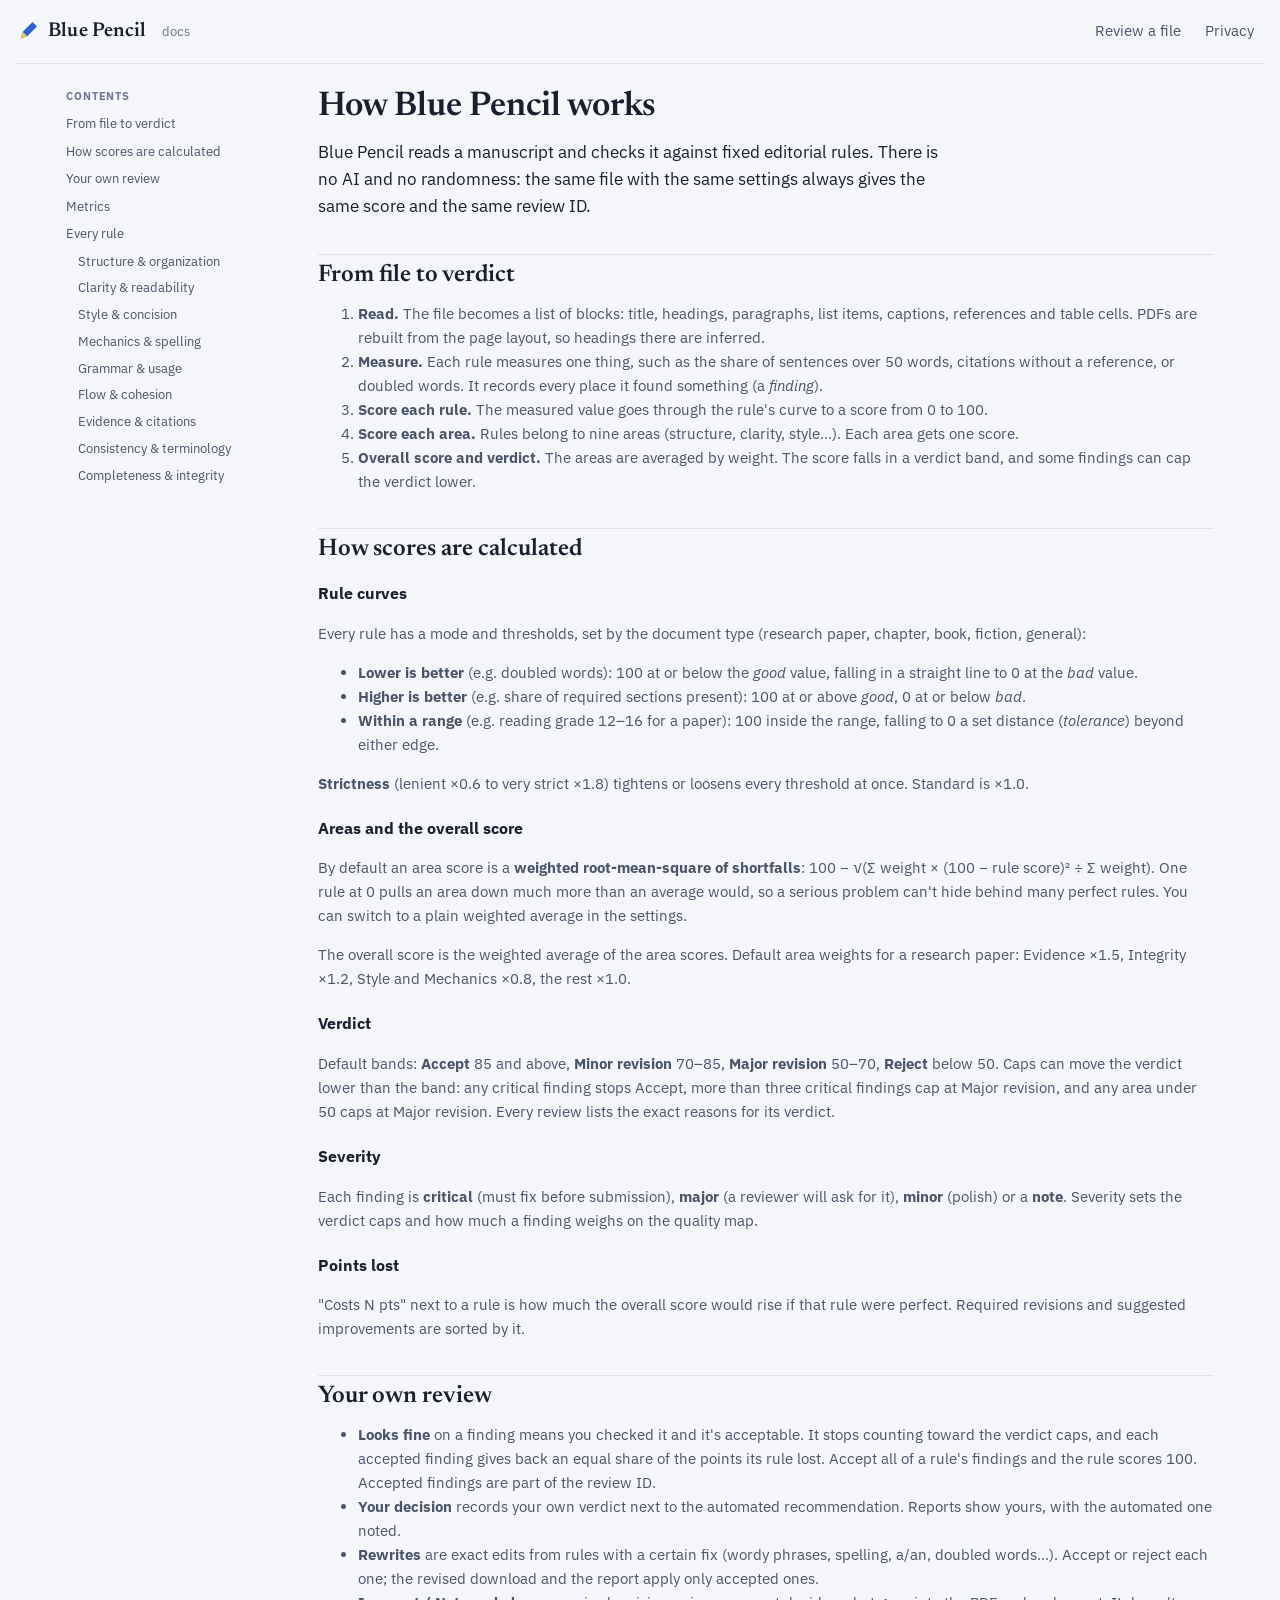
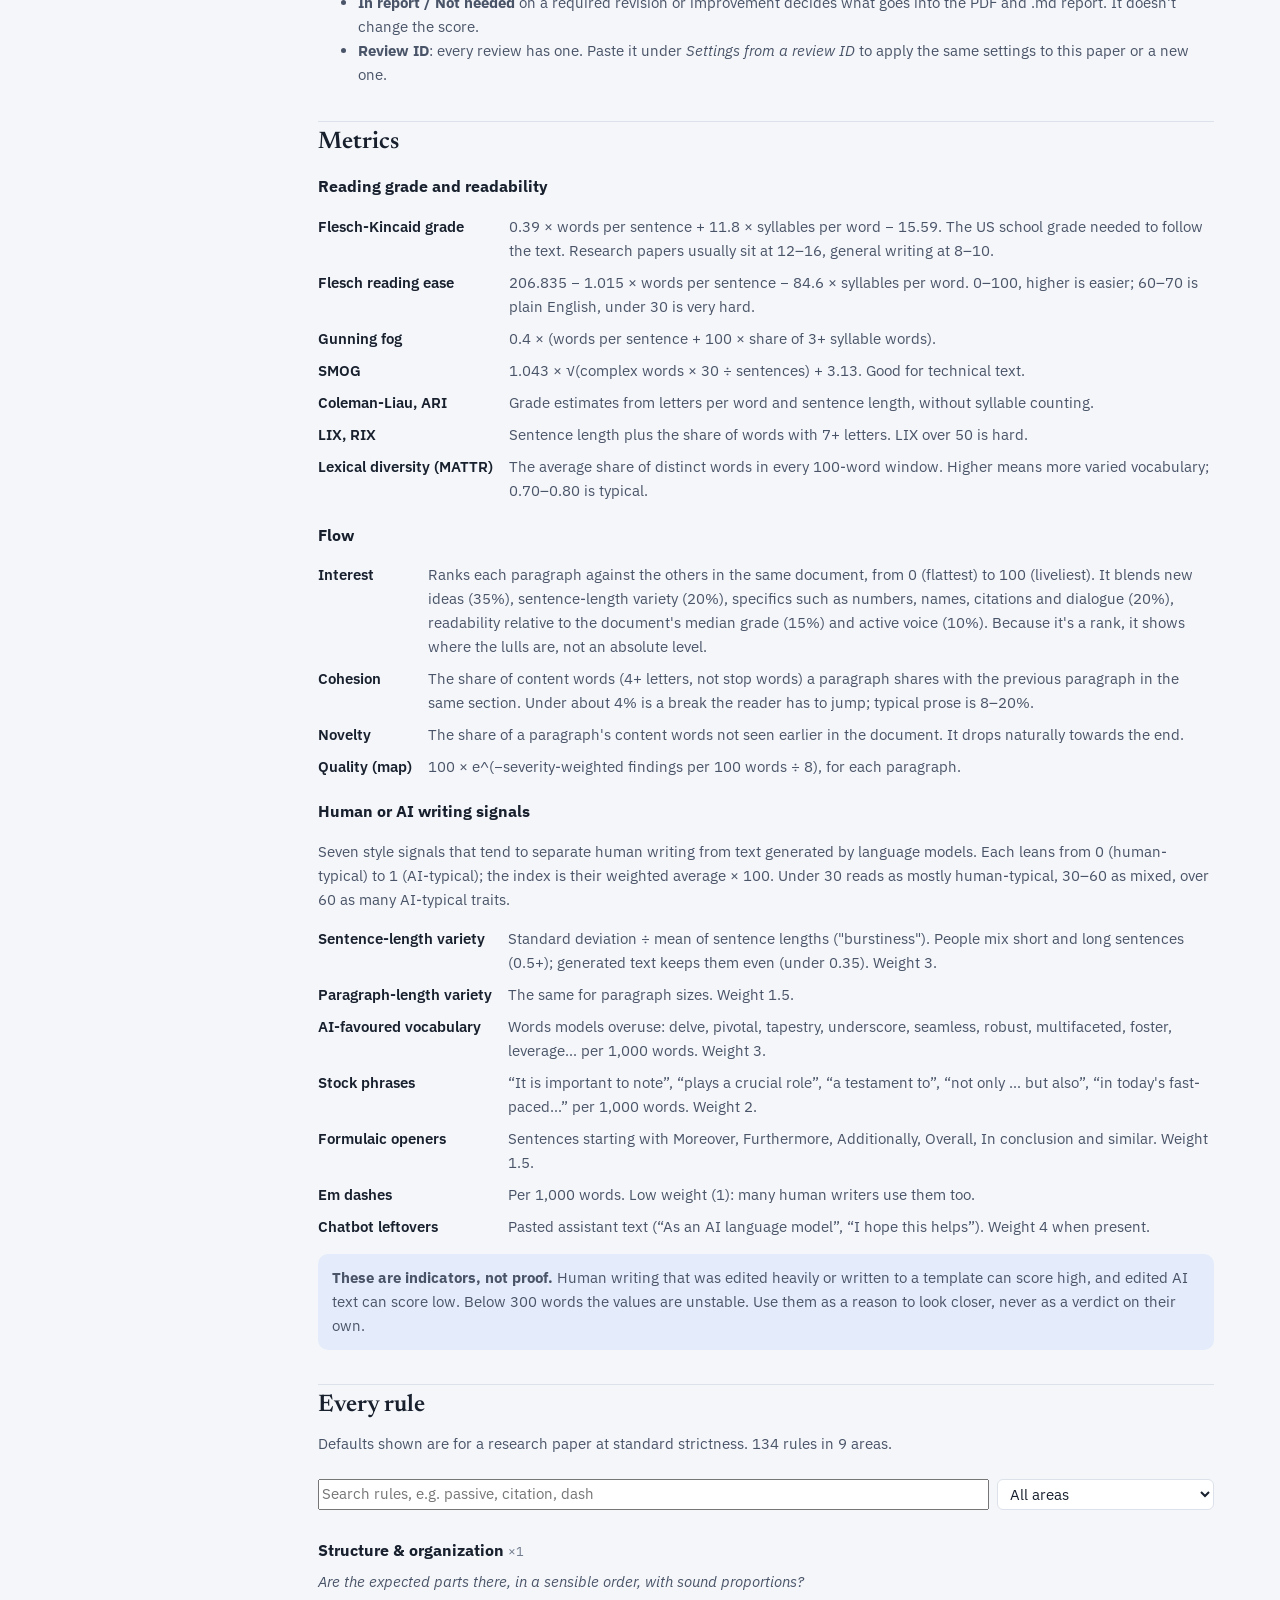
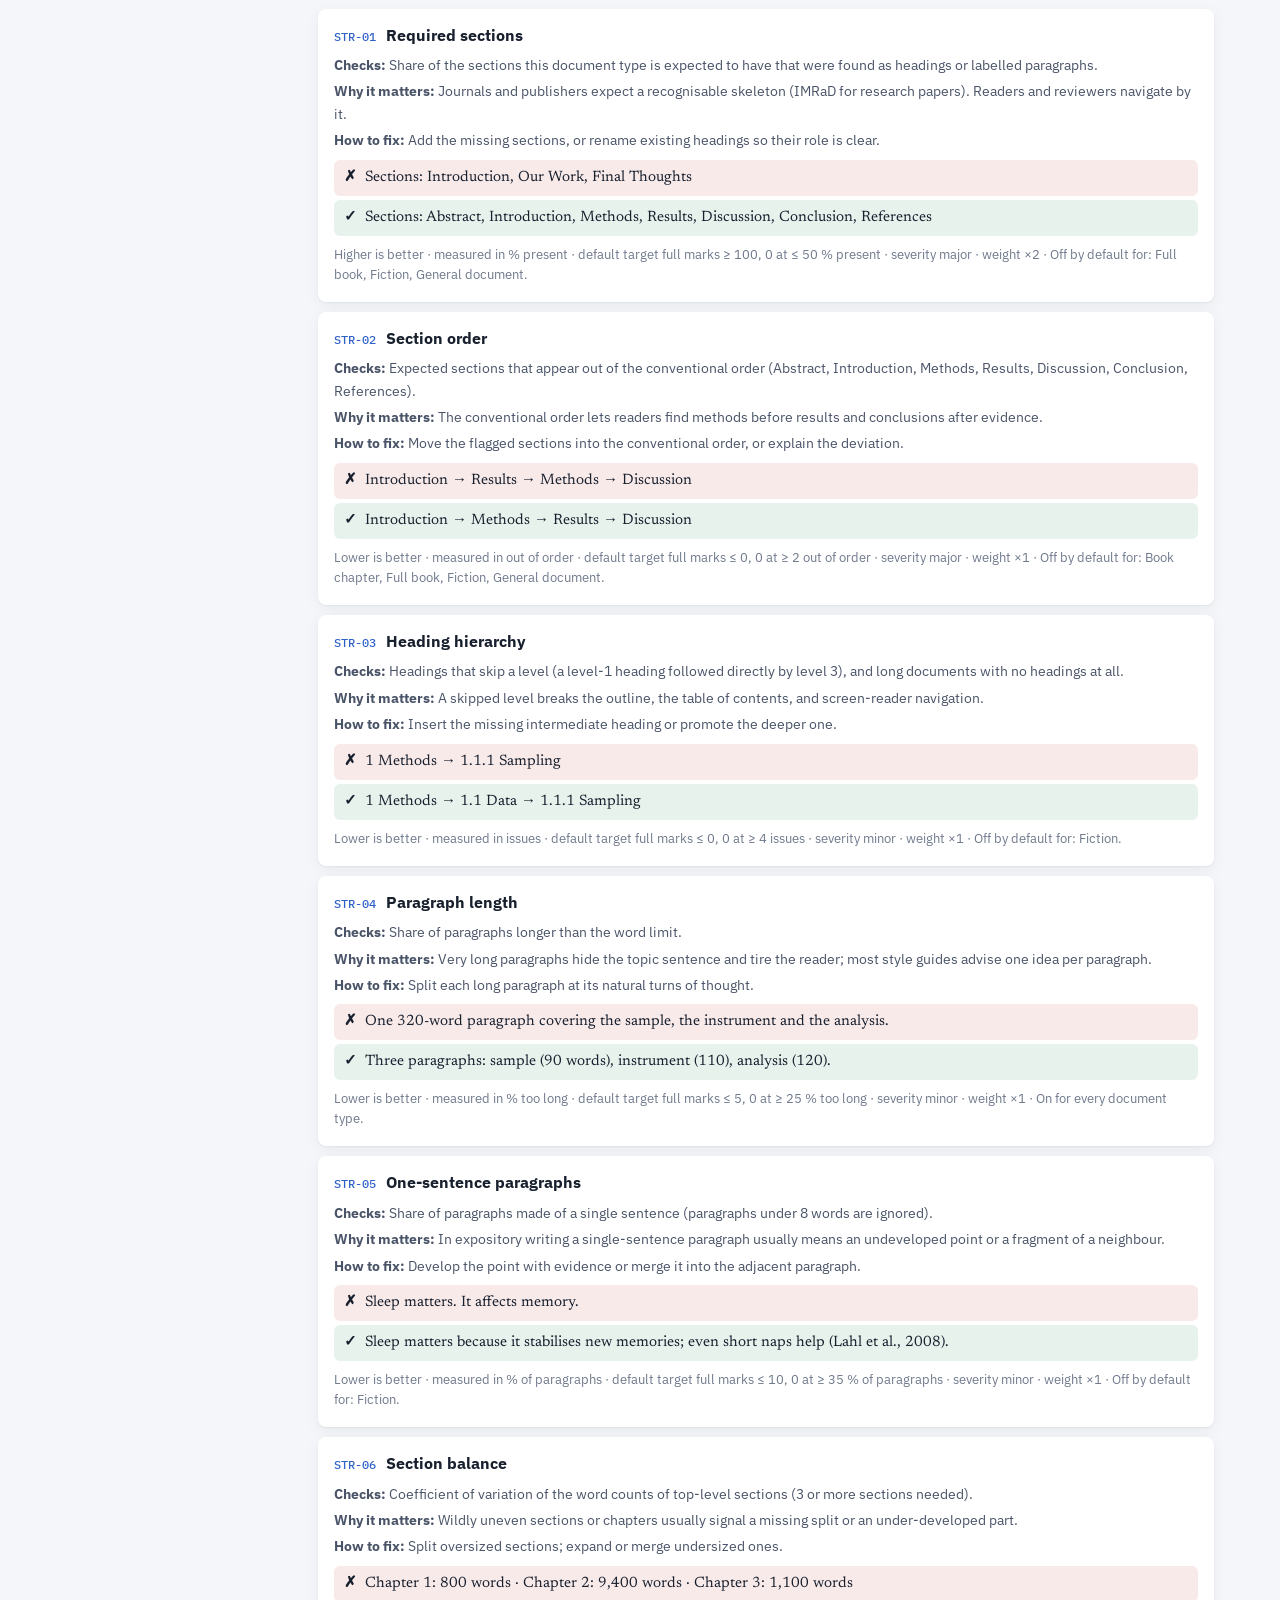
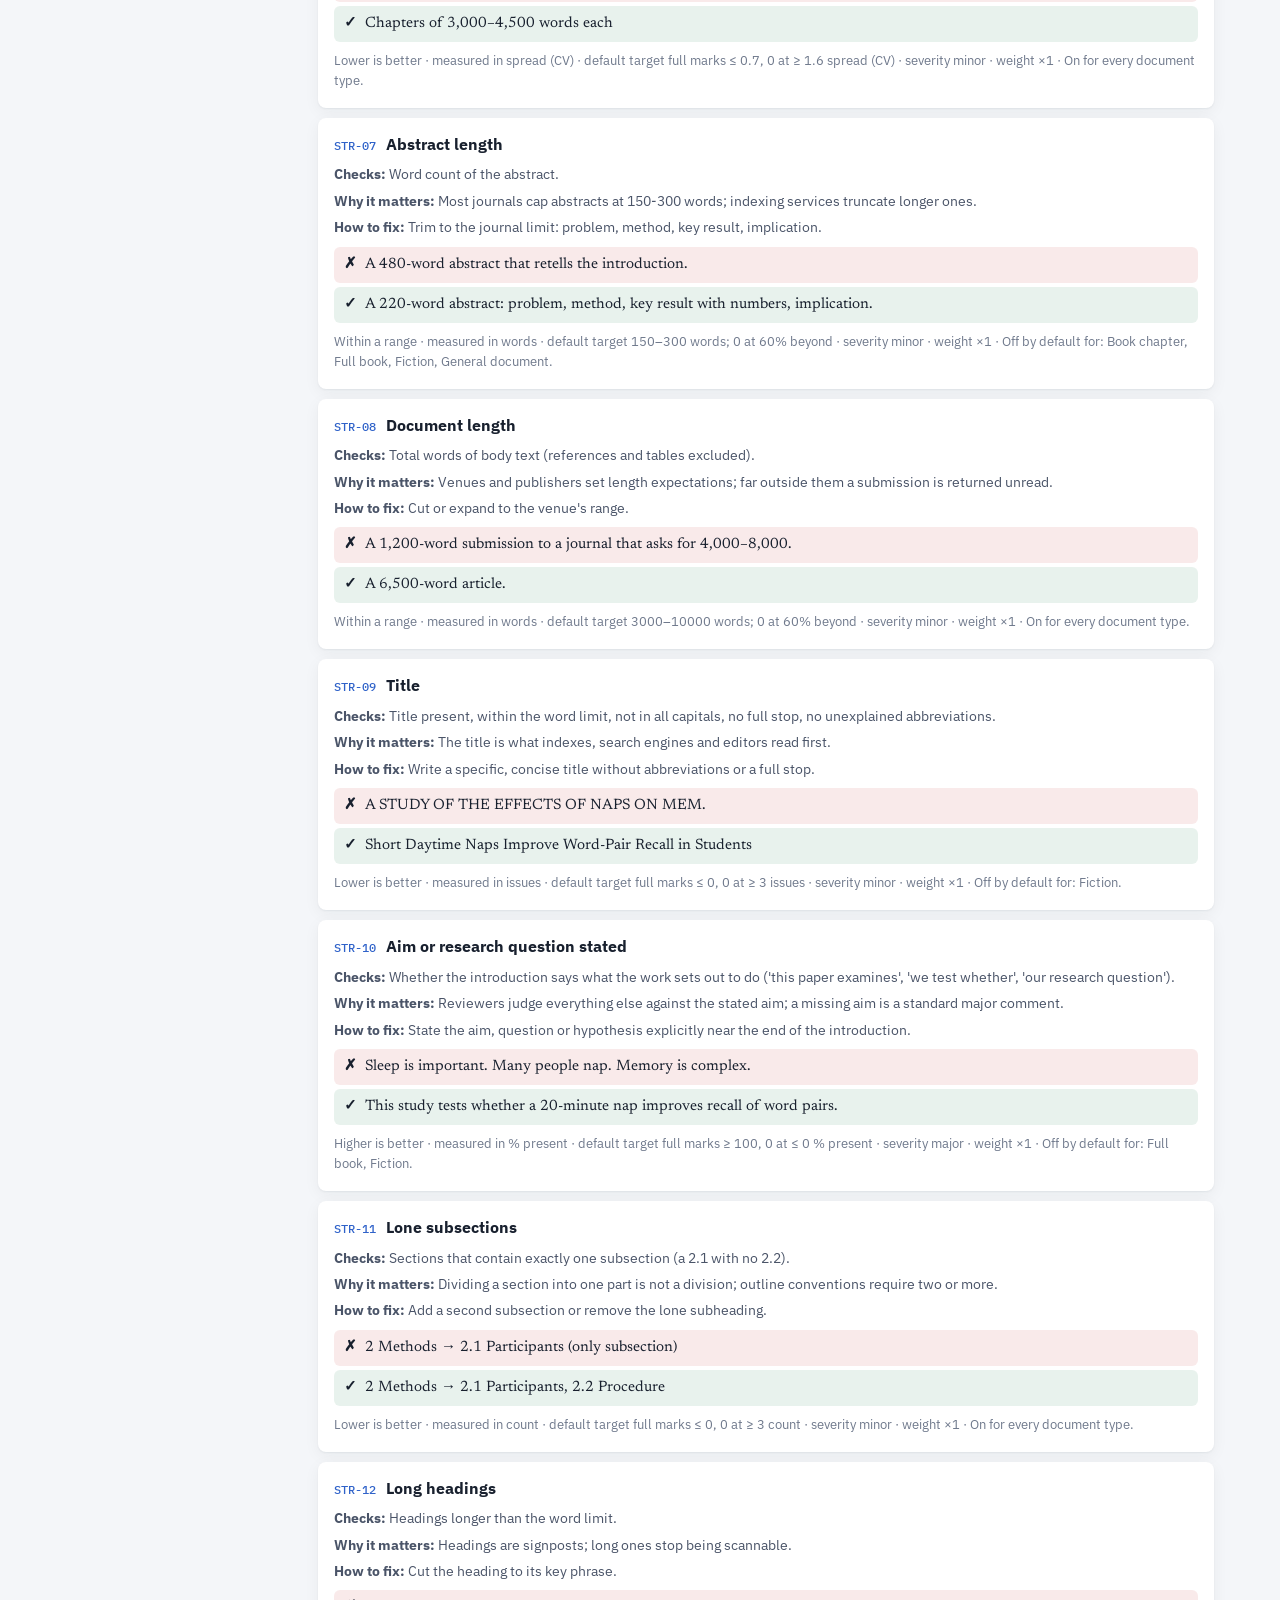
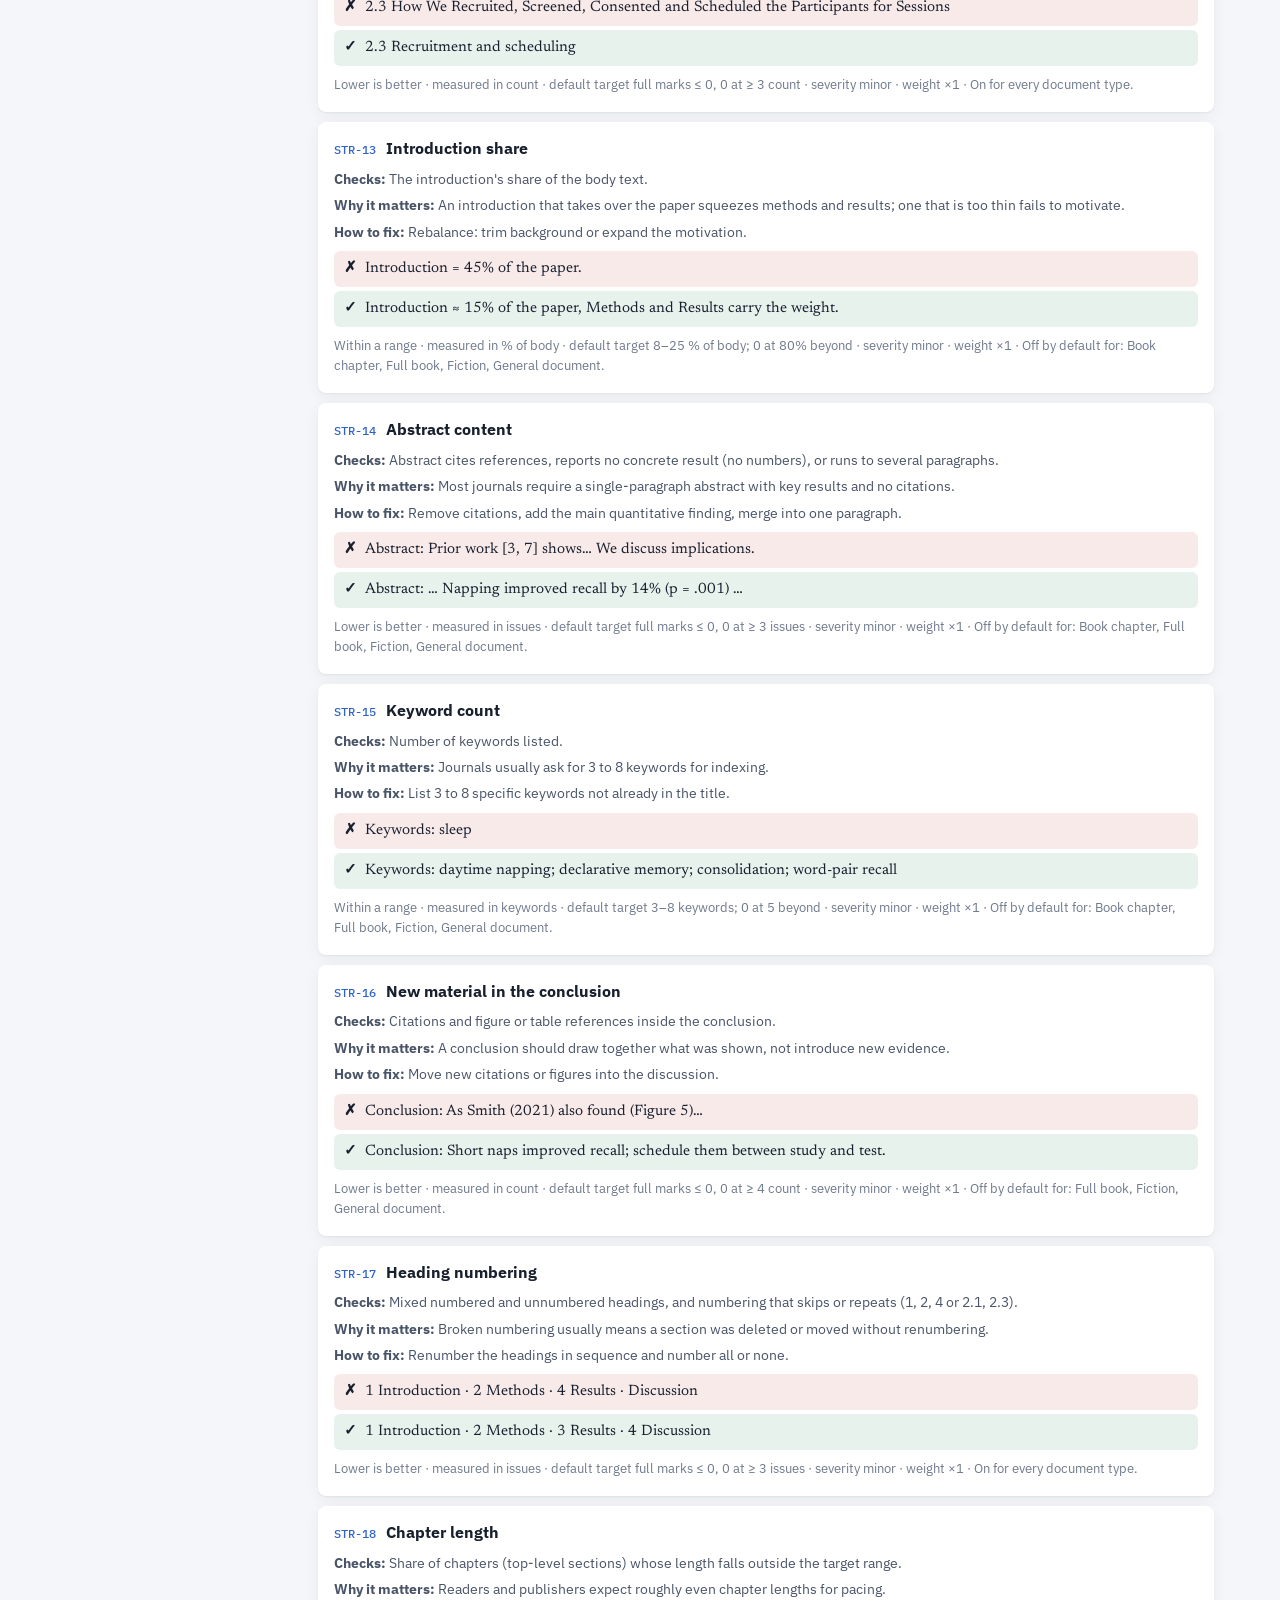
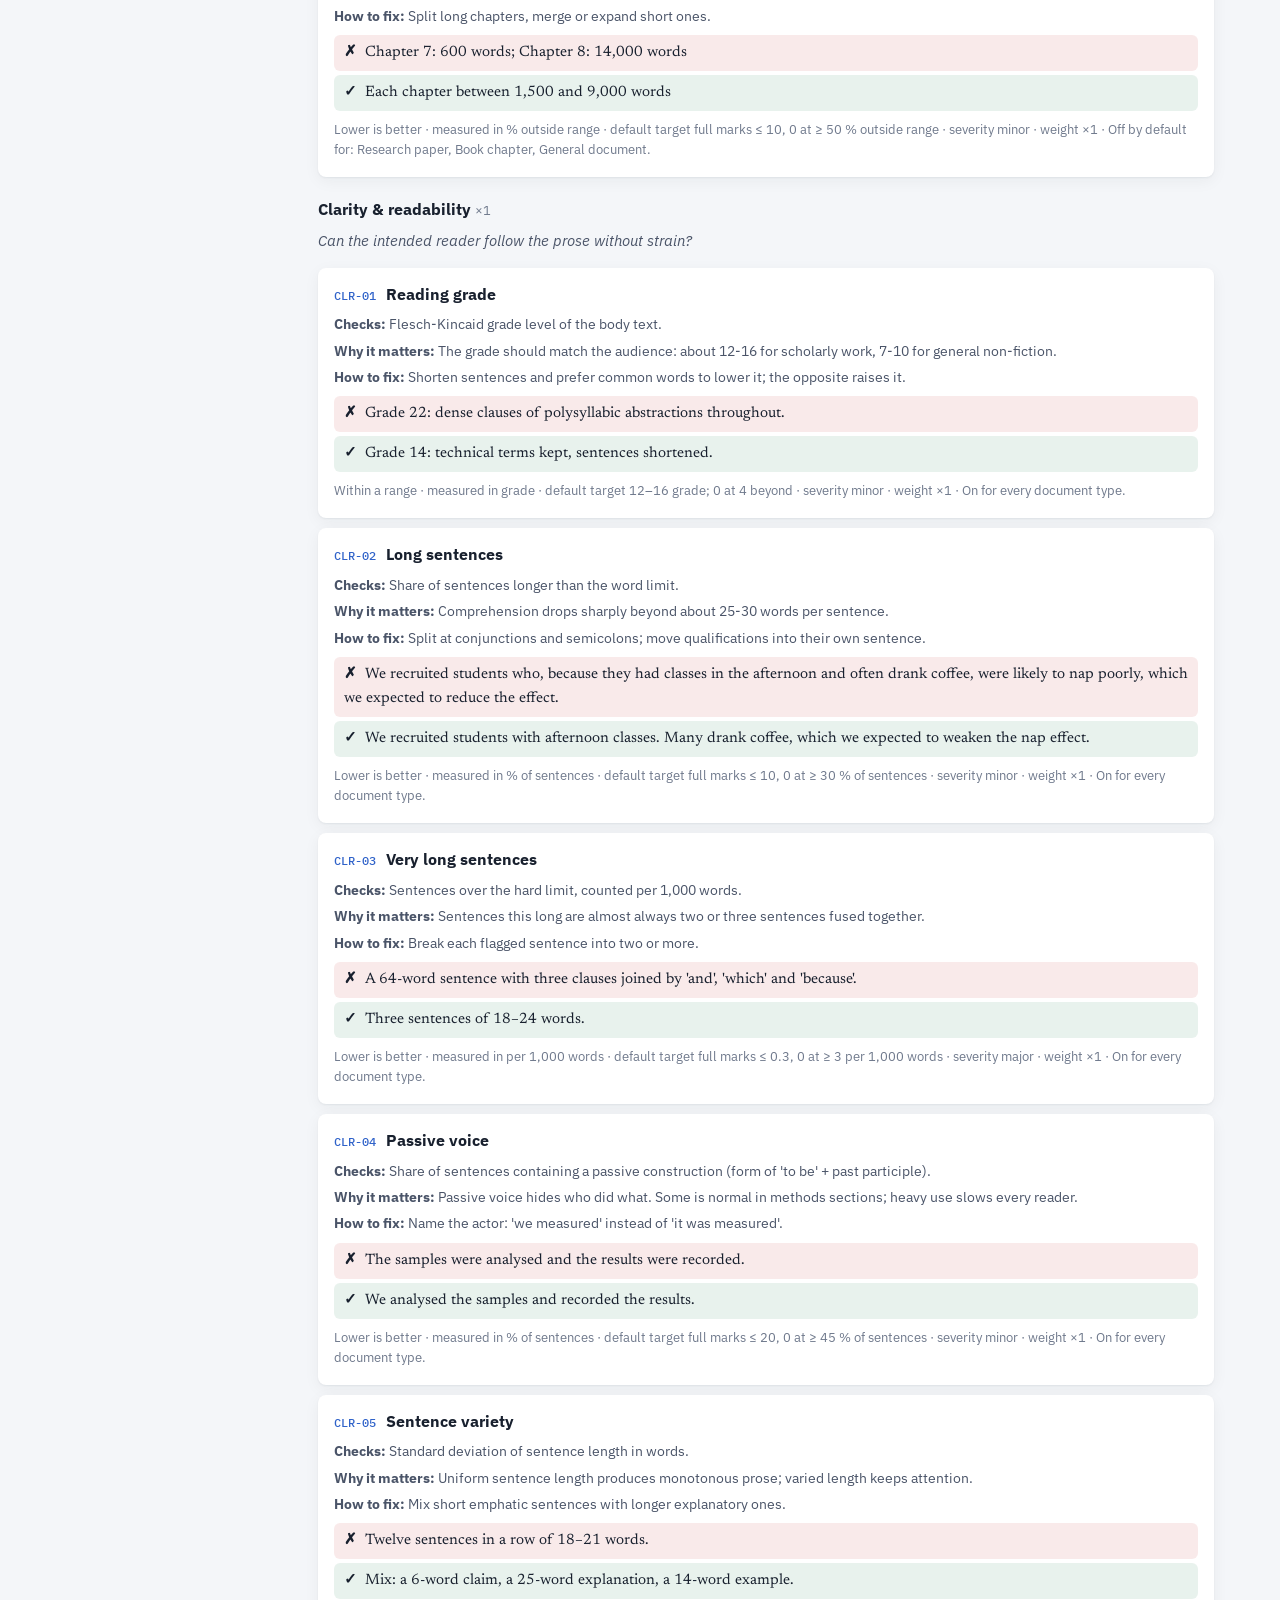
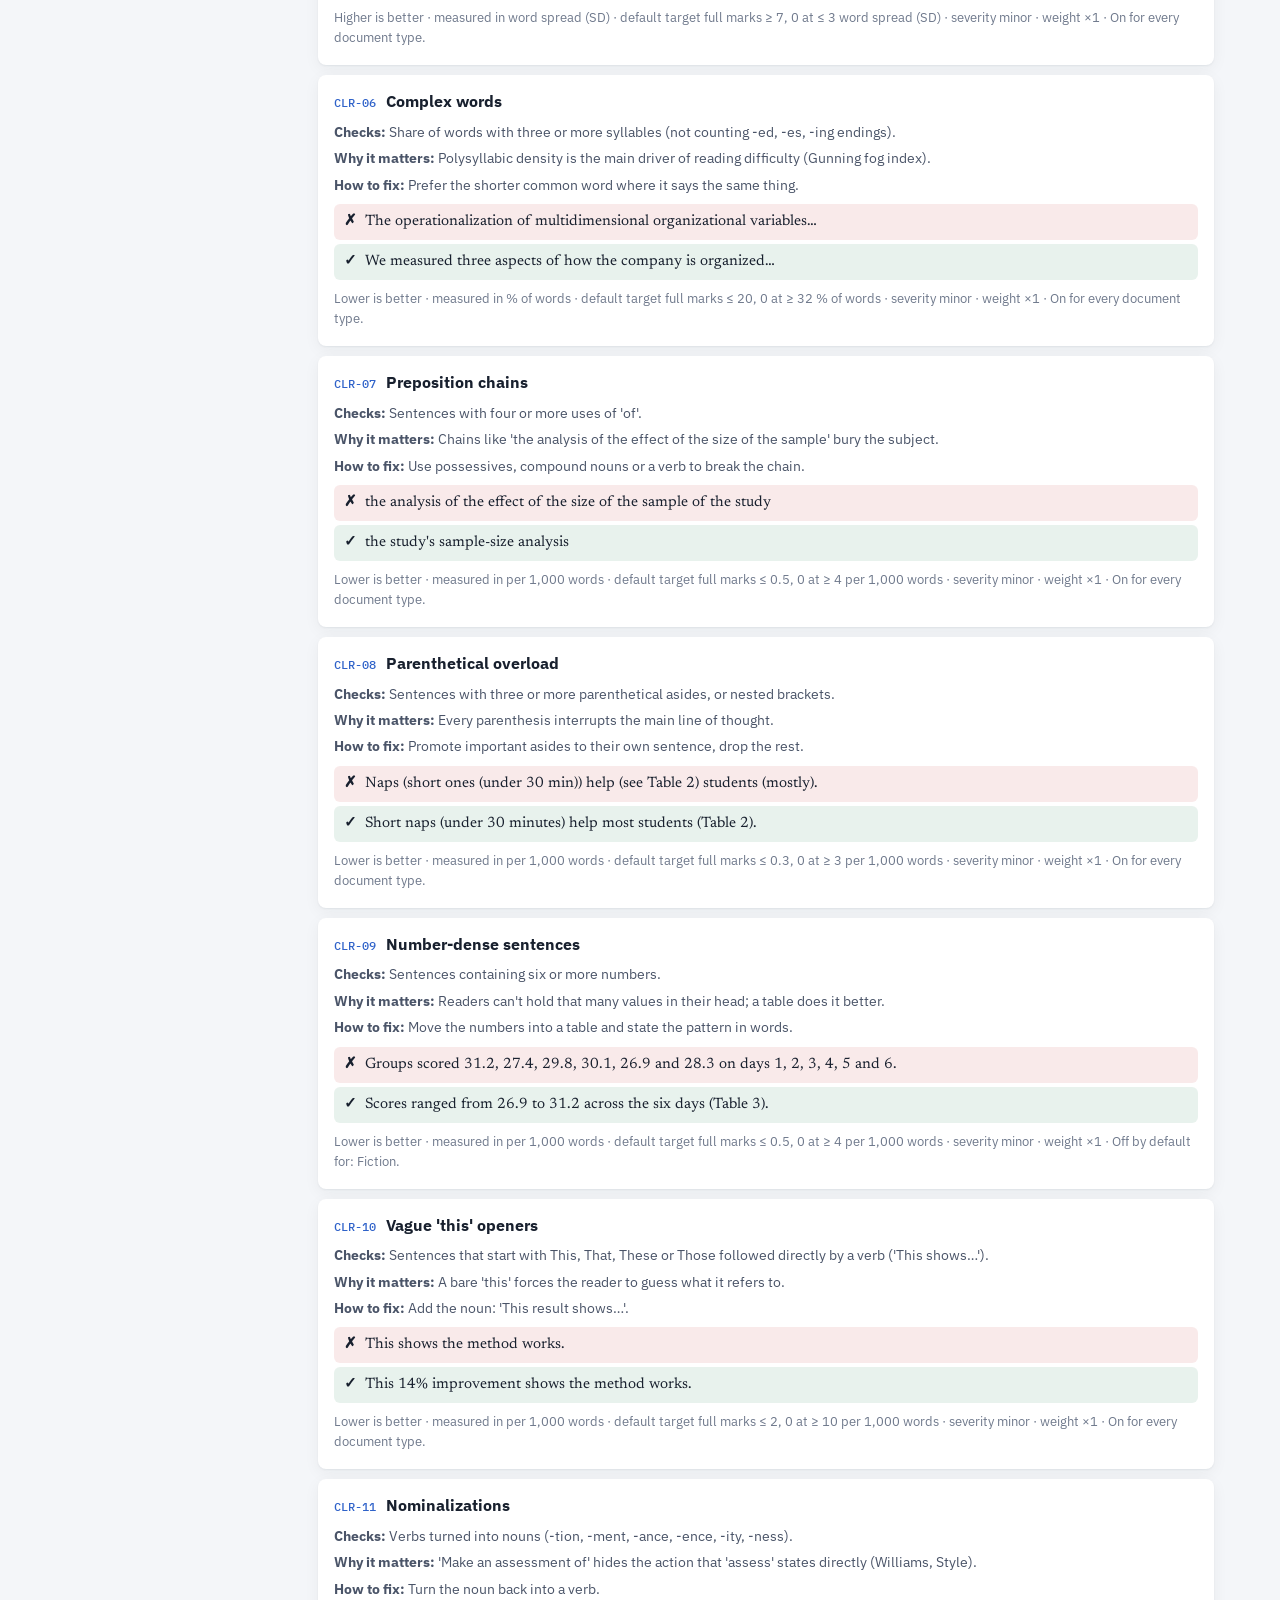
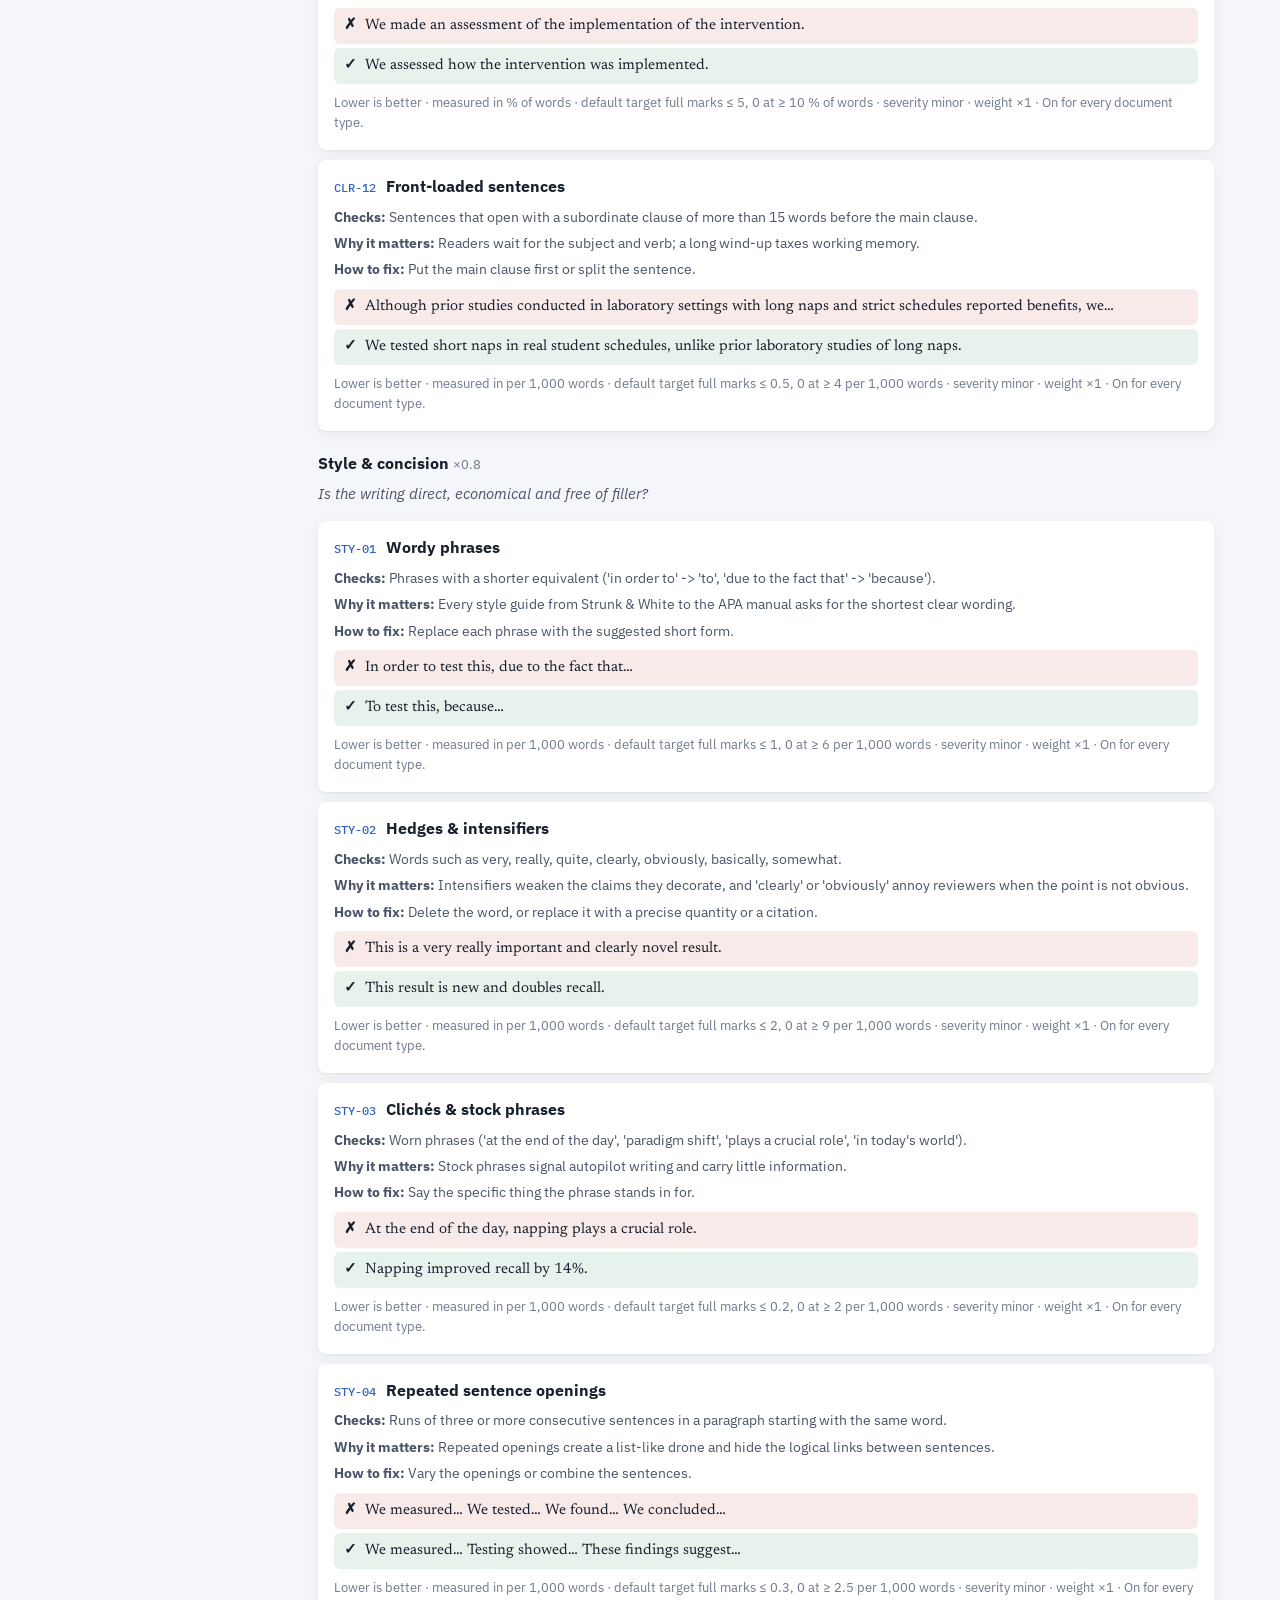
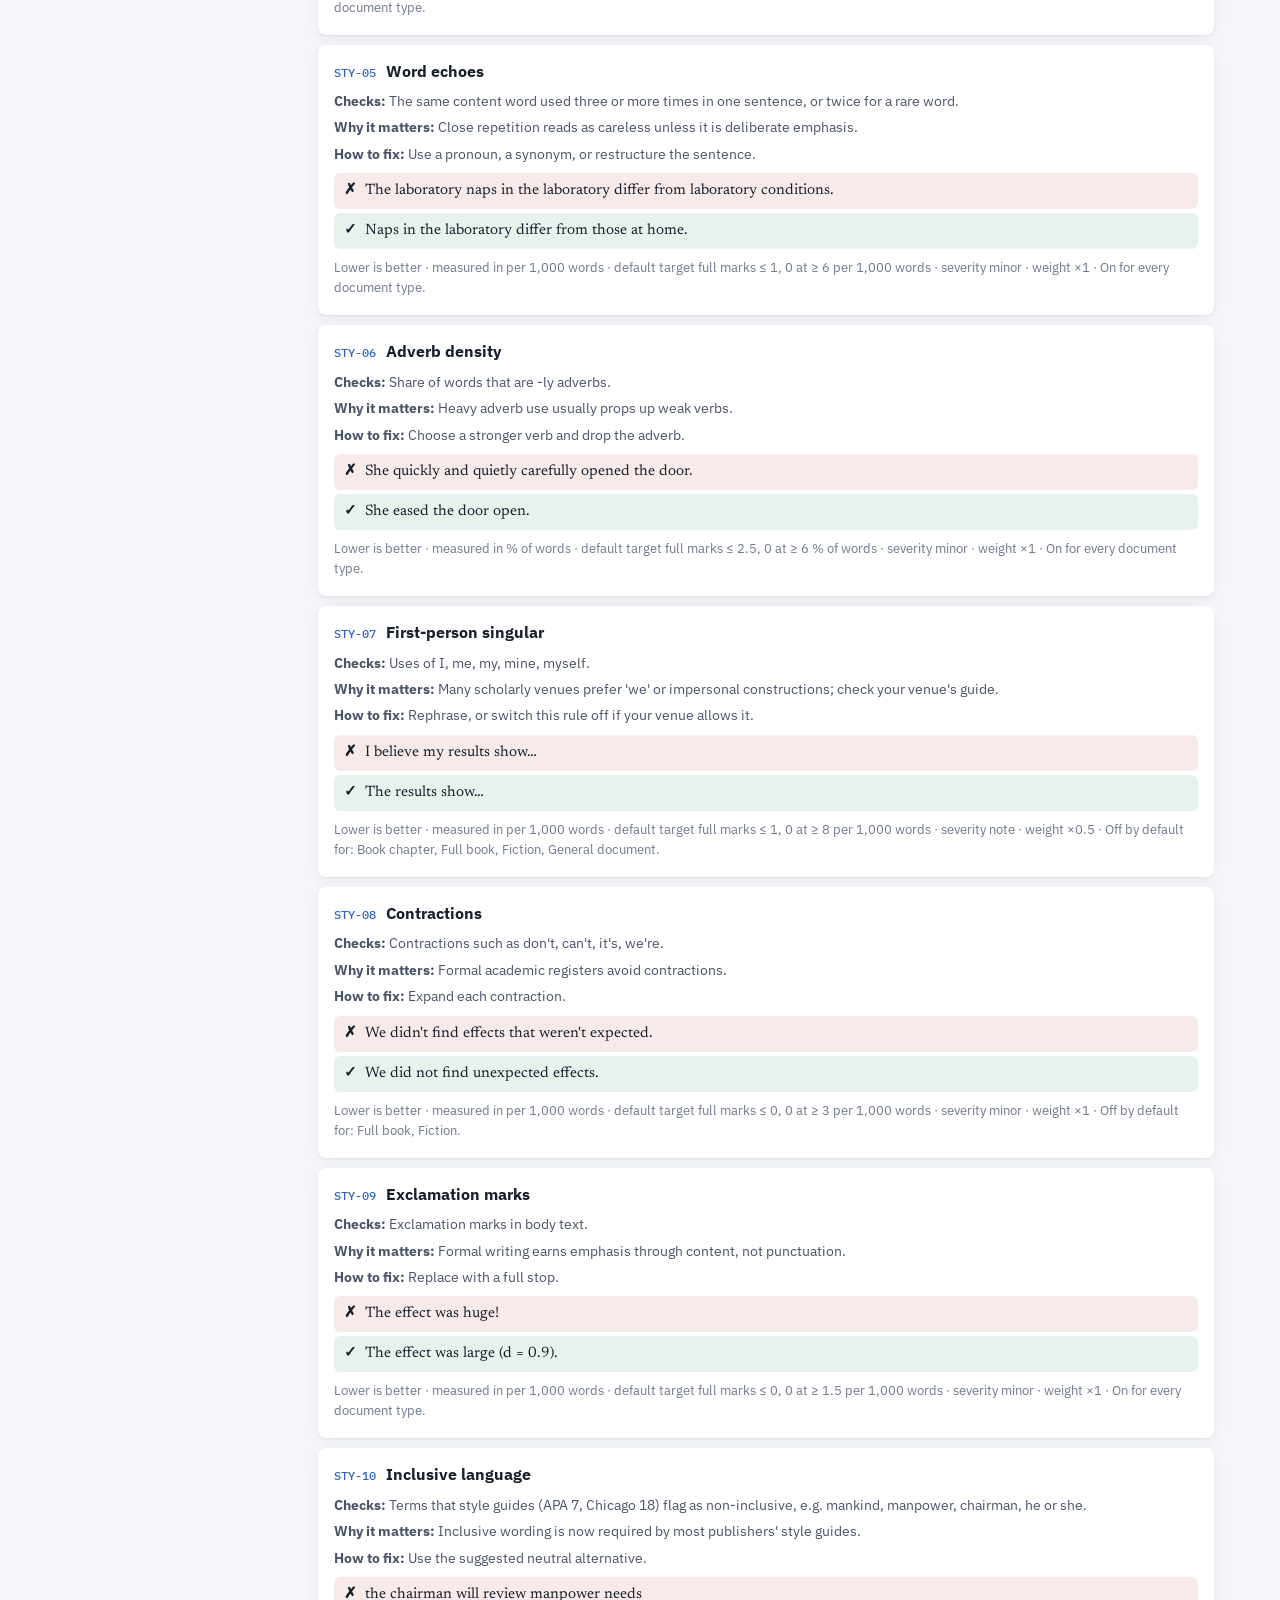
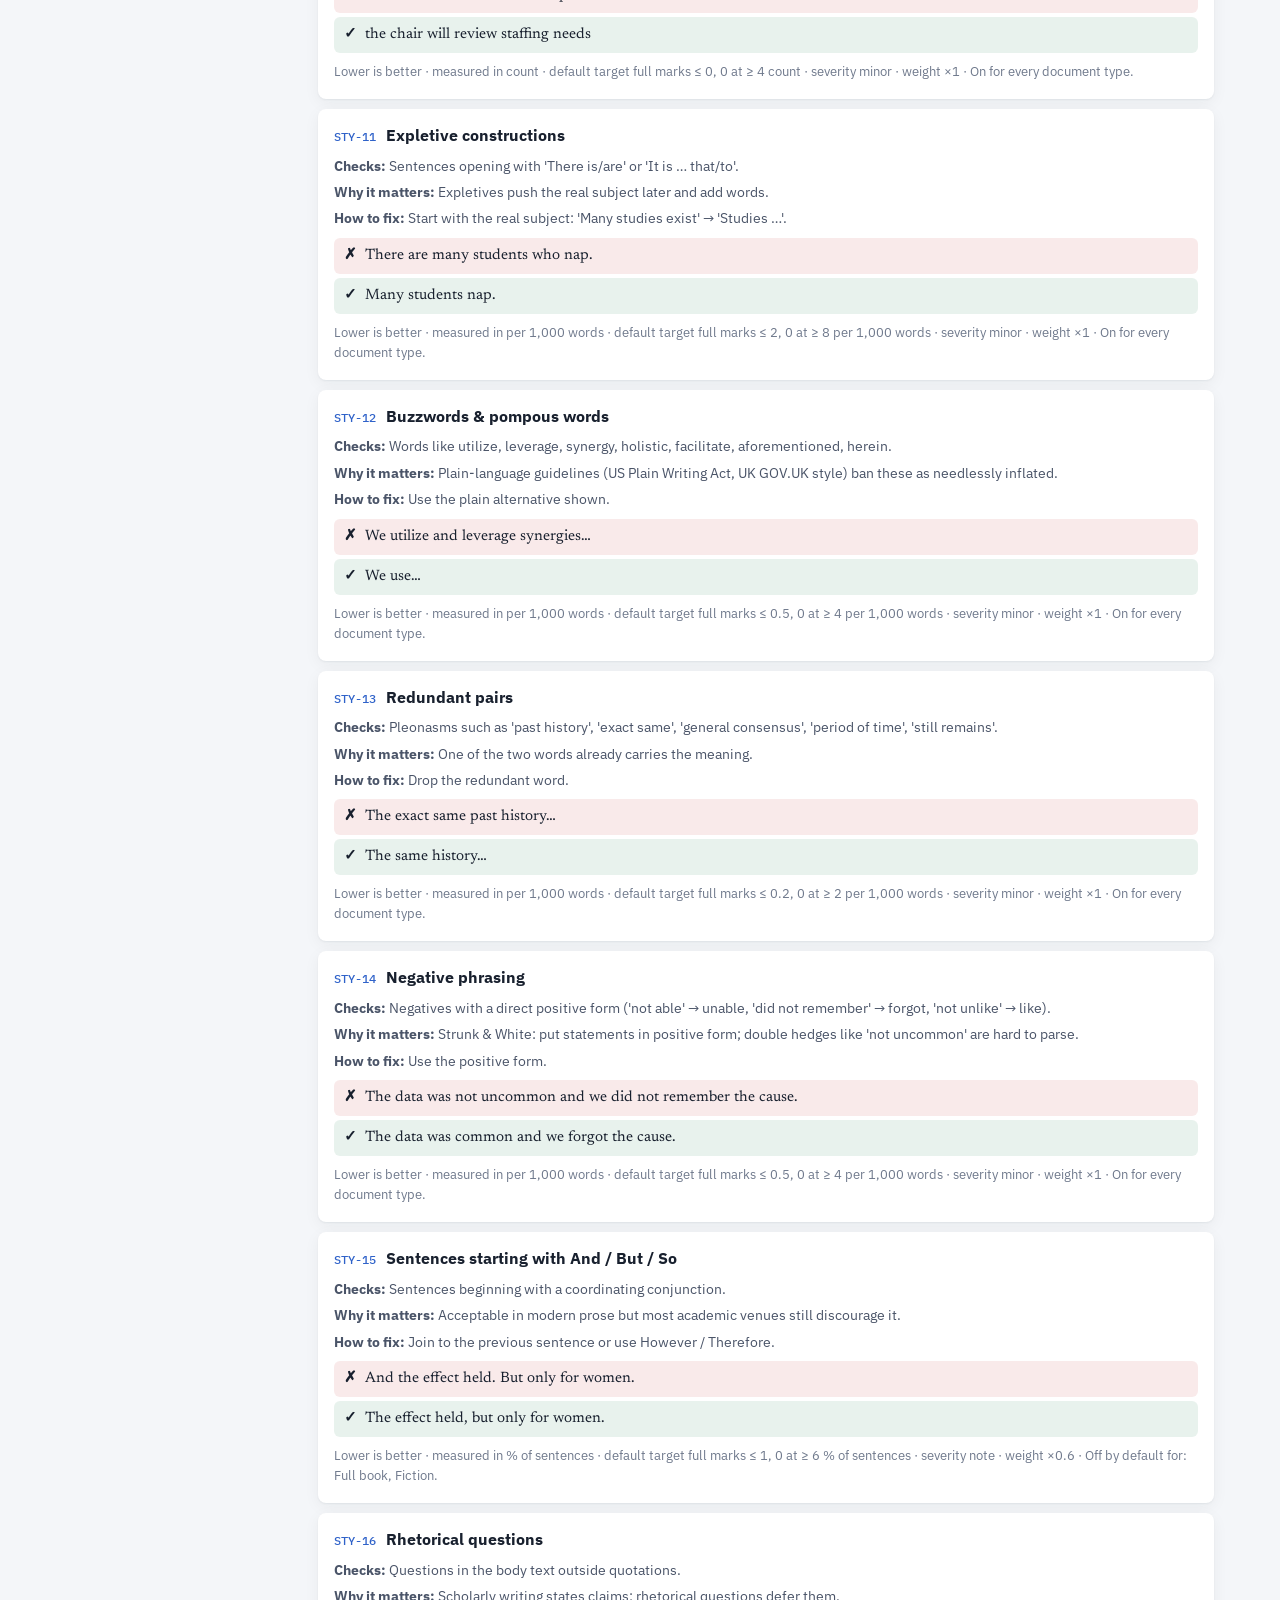
<file: docs.html>
<!doctype html>
<html lang="en">
<head>
<meta charset="utf-8">
<meta name="viewport" content="width=device-width, initial-scale=1, viewport-fit=cover">
<title>Blue Pencil Docs</title>
<meta name="description" content="How Blue Pencil reviews a manuscript: every rule, how scores are built, and what each metric means.">
<link rel="preconnect" href="https://fonts.googleapis.com">
<link rel="preconnect" href="https://fonts.gstatic.com" crossorigin>
<link rel="stylesheet" href="https://fonts.googleapis.com/css2?family=IBM+Plex+Mono:wght@400;500&family=IBM+Plex+Sans:wght@400;500;600&family=Newsreader:opsz,wght@6..72,400;6..72,500;6..72,600&display=swap">
<link rel="stylesheet" href="app.css">
<link rel="icon" href="data:image/svg+xml,%3Csvg xmlns='http://www.w3.org/2000/svg' viewBox='0 0 32 32'%3E%3Cpath d='M6 26l3-9L22 4l6 6L15 23z' fill='%232F62C9'/%3E%3Cpath d='M6 26l3-9 6 6z' fill='%23E9C46A'/%3E%3C/svg%3E">
</head>
<body class="page">
<header class="top">
  <a class="brand" href="./" data-home>
    <svg viewBox="0 0 32 32" aria-hidden="true"><path d="M6 26l3-9L22 4l6 6L15 23z" class="pencil-body"/><path d="M6 26l3-9 6 6z" class="pencil-tip"/></svg>
    <span>Blue Pencil</span>
  </a>
  <span class="host">docs</span>
  <nav class="topnav">
    <a class="link" href="./" data-home>Review a file</a>
    <a class="link" href="/privacy">Privacy</a>
  </nav>
</header>
<main class="docs" id="docs">
  <aside class="docs-toc" id="toc" aria-label="Contents"></aside>
  <article class="docs-body">
    <h1>How Blue Pencil works</h1>
    <p class="lede">Blue Pencil reads a manuscript and checks it against fixed editorial rules. There is no AI and no randomness: the same file with the same settings always gives the same score and the same review ID.</p>

    <section id="pipeline"><h2>From file to verdict</h2>
      <ol>
        <li><b>Read.</b> The file becomes a list of blocks: title, headings, paragraphs, list items, captions, references and table cells. PDFs are rebuilt from the page layout, so headings there are inferred.</li>
        <li><b>Measure.</b> Each rule measures one thing, such as the share of sentences over 50 words, citations without a reference, or doubled words. It records every place it found something (a <i>finding</i>).</li>
        <li><b>Score each rule.</b> The measured value goes through the rule's curve to a score from 0 to 100.</li>
        <li><b>Score each area.</b> Rules belong to nine areas (structure, clarity, style…). Each area gets one score.</li>
        <li><b>Overall score and verdict.</b> The areas are averaged by weight. The score falls in a verdict band, and some findings can cap the verdict lower.</li>
      </ol>
    </section>

    <section id="scoring"><h2>How scores are calculated</h2>
      <h3>Rule curves</h3>
      <p>Every rule has a mode and thresholds, set by the document type (research paper, chapter, book, fiction, general):</p>
      <ul>
        <li><b>Lower is better</b> (e.g. doubled words): 100 at or below the <i>good</i> value, falling in a straight line to 0 at the <i>bad</i> value.</li>
        <li><b>Higher is better</b> (e.g. share of required sections present): 100 at or above <i>good</i>, 0 at or below <i>bad</i>.</li>
        <li><b>Within a range</b> (e.g. reading grade 12–16 for a paper): 100 inside the range, falling to 0 a set distance (<i>tolerance</i>) beyond either edge.</li>
      </ul>
      <p><b>Strictness</b> (lenient ×0.6 to very strict ×1.8) tightens or loosens every threshold at once. Standard is ×1.0.</p>
      <h3>Areas and the overall score</h3>
      <p>By default an area score is a <b>weighted root-mean-square of shortfalls</b>: 100 − √(Σ weight × (100 − rule score)² ÷ Σ weight). One rule at 0 pulls an area down much more than an average would, so a serious problem can't hide behind many perfect rules. You can switch to a plain weighted average in the settings.</p>
      <p>The overall score is the weighted average of the area scores. Default area weights for a research paper: Evidence ×1.5, Integrity ×1.2, Style and Mechanics ×0.8, the rest ×1.0.</p>
      <h3>Verdict</h3>
      <p>Default bands: <b>Accept</b> 85 and above, <b>Minor revision</b> 70–85, <b>Major revision</b> 50–70, <b>Reject</b> below 50. Caps can move the verdict lower than the band: any critical finding stops Accept, more than three critical findings cap at Major revision, and any area under 50 caps at Major revision. Every review lists the exact reasons for its verdict.</p>
      <h3>Severity</h3>
      <p>Each finding is <b>critical</b> (must fix before submission), <b>major</b> (a reviewer will ask for it), <b>minor</b> (polish) or a <b>note</b>. Severity sets the verdict caps and how much a finding weighs on the quality map.</p>
      <h3>Points lost</h3>
      <p>"Costs N pts" next to a rule is how much the overall score would rise if that rule were perfect. Required revisions and suggested improvements are sorted by it.</p>
    </section>

    <section id="yours"><h2>Your own review</h2>
      <ul>
        <li><b>Looks fine</b> on a finding means you checked it and it's acceptable. It stops counting toward the verdict caps, and each accepted finding gives back an equal share of the points its rule lost. Accept all of a rule's findings and the rule scores 100. Accepted findings are part of the review ID.</li>
        <li><b>Your decision</b> records your own verdict next to the automated recommendation. Reports show yours, with the automated one noted.</li>
        <li><b>Rewrites</b> are exact edits from rules with a certain fix (wordy phrases, spelling, a/an, doubled words…). Accept or reject each one; the revised download and the report apply only accepted ones.</li>
        <li><b>In report / Not needed</b> on a required revision or improvement decides what goes into the PDF and .md report. It doesn't change the score.</li>
        <li><b>Review ID</b>: every review has one. Paste it under <i>Settings from a review ID</i> to apply the same settings to this paper or a new one.</li>
      </ul>
    </section>

    <section id="metrics"><h2>Metrics</h2>
      <h3>Reading grade and readability</h3>
      <dl class="ddefs">
        <dt>Flesch-Kincaid grade</dt><dd>0.39 × words per sentence + 11.8 × syllables per word − 15.59. The US school grade needed to follow the text. Research papers usually sit at 12–16, general writing at 8–10.</dd>
        <dt>Flesch reading ease</dt><dd>206.835 − 1.015 × words per sentence − 84.6 × syllables per word. 0–100, higher is easier; 60–70 is plain English, under 30 is very hard.</dd>
        <dt>Gunning fog</dt><dd>0.4 × (words per sentence + 100 × share of 3+ syllable words).</dd>
        <dt>SMOG</dt><dd>1.043 × √(complex words × 30 ÷ sentences) + 3.13. Good for technical text.</dd>
        <dt>Coleman-Liau, ARI</dt><dd>Grade estimates from letters per word and sentence length, without syllable counting.</dd>
        <dt>LIX, RIX</dt><dd>Sentence length plus the share of words with 7+ letters. LIX over 50 is hard.</dd>
        <dt>Lexical diversity (MATTR)</dt><dd>The average share of distinct words in every 100-word window. Higher means more varied vocabulary; 0.70–0.80 is typical.</dd>
      </dl>
      <h3>Flow</h3>
      <dl class="ddefs">
        <dt>Interest</dt><dd>Ranks each paragraph against the others in the same document, from 0 (flattest) to 100 (liveliest). It blends new ideas (35%), sentence-length variety (20%), specifics such as numbers, names, citations and dialogue (20%), readability relative to the document's median grade (15%) and active voice (10%). Because it's a rank, it shows where the lulls are, not an absolute level.</dd>
        <dt>Cohesion</dt><dd>The share of content words (4+ letters, not stop words) a paragraph shares with the previous paragraph in the same section. Under about 4% is a break the reader has to jump; typical prose is 8–20%.</dd>
        <dt>Novelty</dt><dd>The share of a paragraph's content words not seen earlier in the document. It drops naturally towards the end.</dd>
        <dt>Quality (map)</dt><dd>100 × e^(−severity-weighted findings per 100 words ÷ 8), for each paragraph.</dd>
      </dl>
      <h3>Human or AI writing signals</h3>
      <p>Seven style signals that tend to separate human writing from text generated by language models. Each leans from 0 (human-typical) to 1 (AI-typical); the index is their weighted average × 100. Under 30 reads as mostly human-typical, 30–60 as mixed, over 60 as many AI-typical traits.</p>
      <dl class="ddefs">
        <dt>Sentence-length variety</dt><dd>Standard deviation ÷ mean of sentence lengths ("burstiness"). People mix short and long sentences (0.5+); generated text keeps them even (under 0.35). Weight 3.</dd>
        <dt>Paragraph-length variety</dt><dd>The same for paragraph sizes. Weight 1.5.</dd>
        <dt>AI-favoured vocabulary</dt><dd>Words models overuse: delve, pivotal, tapestry, underscore, seamless, robust, multifaceted, foster, leverage… per 1,000 words. Weight 3.</dd>
        <dt>Stock phrases</dt><dd>“It is important to note”, “plays a crucial role”, “a testament to”, “not only … but also”, “in today's fast-paced…” per 1,000 words. Weight 2.</dd>
        <dt>Formulaic openers</dt><dd>Sentences starting with Moreover, Furthermore, Additionally, Overall, In conclusion and similar. Weight 1.5.</dd>
        <dt>Em dashes</dt><dd>Per 1,000 words. Low weight (1): many human writers use them too.</dd>
        <dt>Chatbot leftovers</dt><dd>Pasted assistant text (“As an AI language model”, “I hope this helps”). Weight 4 when present.</dd>
      </dl>
      <p class="callout"><b>These are indicators, not proof.</b> Human writing that was edited heavily or written to a template can score high, and edited AI text can score low. Below 300 words the values are unstable. Use them as a reason to look closer, never as a verdict on their own.</p>
    </section>

    <section id="rules"><h2>Every rule</h2>
      <p>Defaults shown are for a research paper at standard strictness. <span id="rulecount"></span></p>
      <div class="docs-tools"><input type="search" id="q" placeholder="Search rules, e.g. passive, citation, dash" aria-label="Search rules"><select id="cat" aria-label="Area"><option value="">All areas</option></select></div>
      <div id="rulelist"><p class="muted">Loading the rules…</p></div>
    </section>
  </article>
</main>
<footer class="site-foot">© 2026 Sriman Yalavarthi. Blue Pencil is owned and operated by <a href="https://sriman.us" target="_blank" rel="noopener">Sriman Yalavarthi</a>. All rights reserved.</footer>
<script src="docs.js"></script>
</body>
</html>
</file>
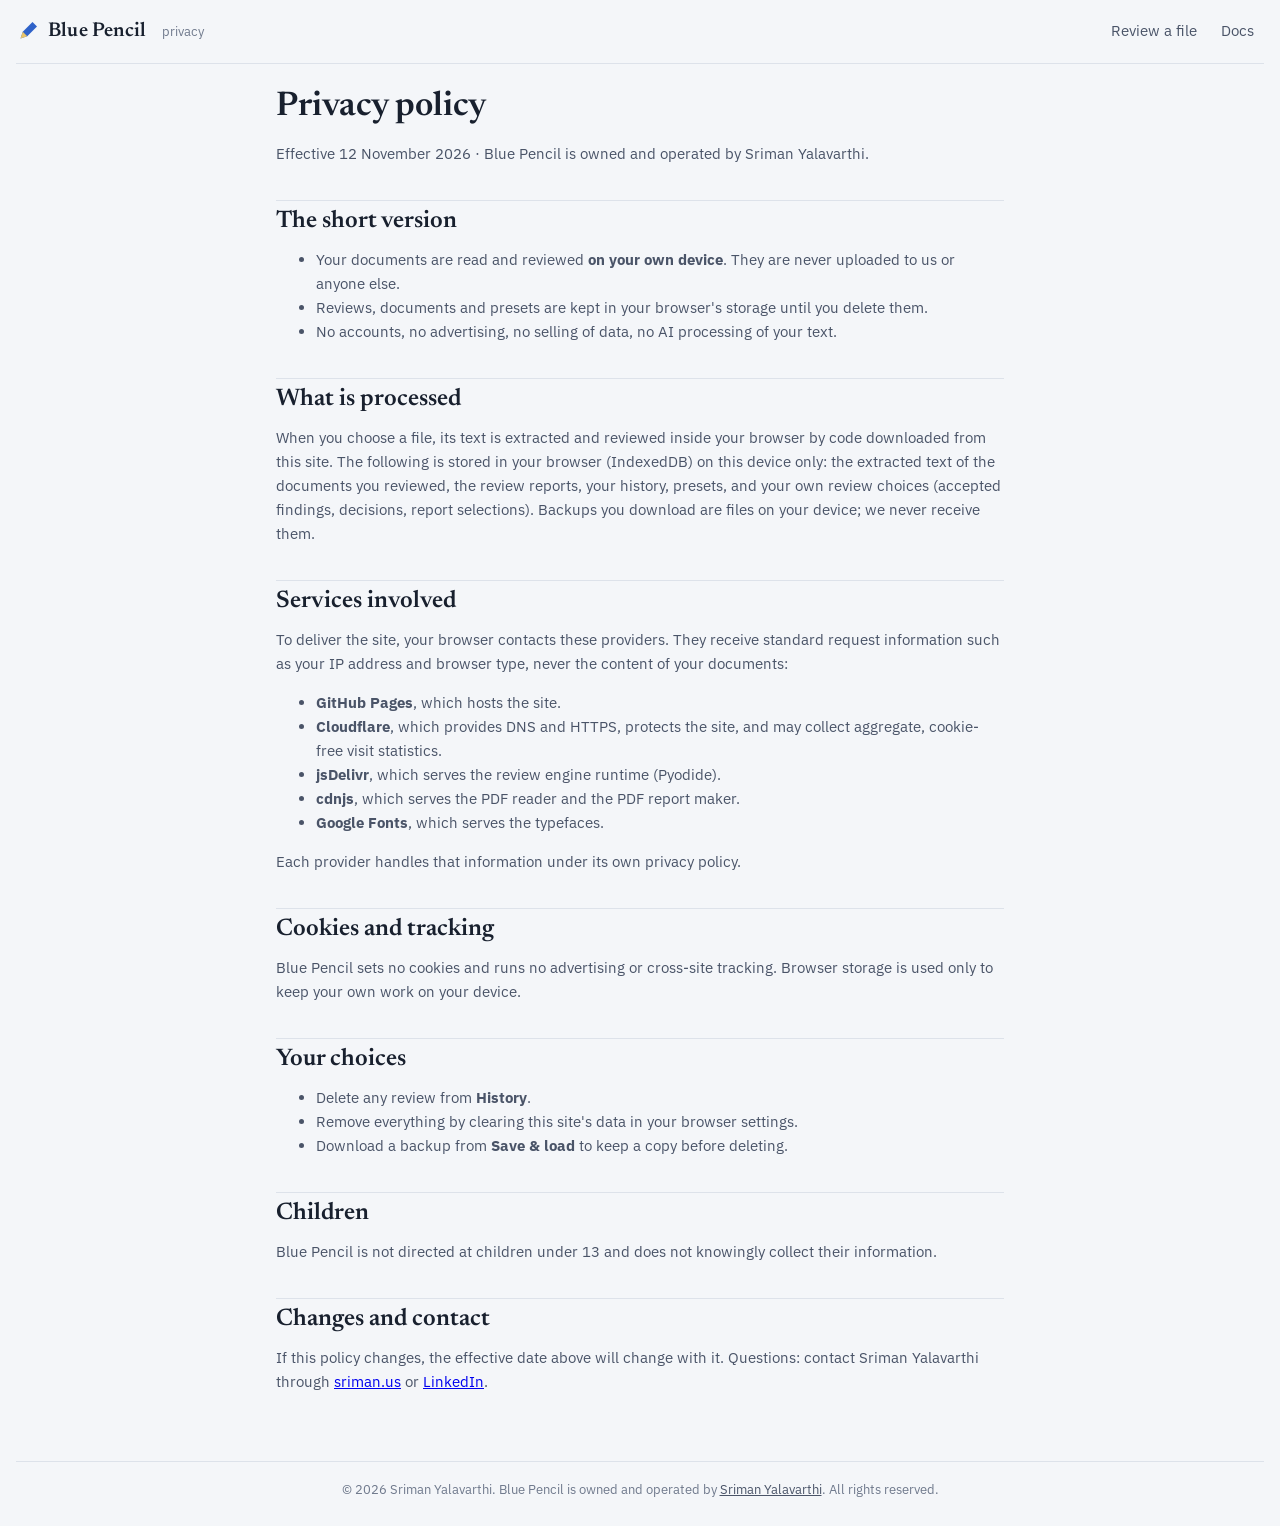
<file: privacy.html>
<!doctype html>
<html lang="en">
<head>
<meta charset="utf-8">
<meta name="viewport" content="width=device-width, initial-scale=1, viewport-fit=cover">
<title>Blue Pencil Privacy</title>
<meta name="description" content="How Blue Pencil handles the documents you review.">
<link rel="preconnect" href="https://fonts.googleapis.com">
<link rel="preconnect" href="https://fonts.gstatic.com" crossorigin>
<link rel="stylesheet" href="https://fonts.googleapis.com/css2?family=IBM+Plex+Mono:wght@400;500&family=IBM+Plex+Sans:wght@400;500;600&family=Newsreader:opsz,wght@6..72,400;6..72,500;6..72,600&display=swap">
<link rel="stylesheet" href="app.css">
<link rel="icon" href="data:image/svg+xml,%3Csvg xmlns='http://www.w3.org/2000/svg' viewBox='0 0 32 32'%3E%3Cpath d='M6 26l3-9L22 4l6 6L15 23z' fill='%232F62C9'/%3E%3Cpath d='M6 26l3-9 6 6z' fill='%23E9C46A'/%3E%3C/svg%3E">
</head>
<body class="page">
<header class="top">
  <a class="brand" href="./" data-home>
    <svg viewBox="0 0 32 32" aria-hidden="true"><path d="M6 26l3-9L22 4l6 6L15 23z" class="pencil-body"/><path d="M6 26l3-9 6 6z" class="pencil-tip"/></svg>
    <span>Blue Pencil</span>
  </a>
  <span class="host">privacy</span>
  <nav class="topnav">
    <a class="link" href="./" data-home>Review a file</a>
    <a class="link" href="docs.html">Docs</a>
  </nav>
</header>
<main class="docs-body legal">
  <h1>Privacy policy</h1>
  <p class="muted">Effective 12 November 2026 · Blue Pencil is owned and operated by Sriman Yalavarthi.</p>

  <h2>The short version</h2>
  <ul data-mode="browser">
    <li>Your documents are read and reviewed <b>on your own device</b>. They are never uploaded to us or anyone else.</li>
    <li>Reviews, documents and presets are kept in your browser's storage until you delete them.</li>
    <li>No accounts, no advertising, no selling of data, no AI processing of your text.</li>
  </ul>
  <ul data-mode="server" hidden>
    <li>Files you upload are sent to a private server operated by Sriman Yalavarthi, where they are reviewed and kept so you can reopen them.</li>
    <li>They are never shared, sold, or used to train any model. Reviews use fixed rules, not AI.</li>
    <li>You can delete any review and its document from History at any time.</li>
  </ul>

  <h2>What is processed</h2>
  <p data-mode="browser">When you choose a file, its text is extracted and reviewed inside your browser by code downloaded from this site. The following is stored in your browser (IndexedDB) on this device only: the extracted text of the documents you reviewed, the review reports, your history, presets, and your own review choices (accepted findings, decisions, report selections). Backups you download are files on your device; we never receive them.</p>
  <p data-mode="server" hidden>When you upload a file, it is sent over an encrypted connection to the server. The server extracts the text and stores it with the review report, your history, presets and your review choices (accepted findings, decisions, report selections). The original file is deleted right after its text is extracted. Stored data stays on the server until you delete it from History, which removes the review, its document and your choices for it.</p>

  <h2>Services involved</h2>
  <p>To deliver the site, your browser contacts these providers. They receive standard request information such as your IP address and browser type, never the content of your documents:</p>
  <ul>
    <li data-mode="browser"><b>GitHub Pages</b>, which hosts the site.</li>
    <li><b>Cloudflare</b>, which provides DNS and HTTPS, protects the site, and may collect aggregate, cookie-free visit statistics.</li>
    <li data-mode="browser"><b>jsDelivr</b>, which serves the review engine runtime (Pyodide).</li>
    <li data-mode="browser"><b>cdnjs</b>, which serves the PDF reader and the PDF report maker.</li>
    <li data-mode="server" hidden><b>cdnjs</b>, which serves the PDF report maker (PDF reports are built in your browser from the review).</li>
    <li><b>Google Fonts</b>, which serves the typefaces.</li>
  </ul>
  <p>Each provider handles that information under its own privacy policy.</p>

  <h2>Cookies and tracking</h2>
  <p>Blue Pencil sets no cookies and runs no advertising or cross-site tracking. Browser storage is used only to keep your own work on your device.</p>

  <h2>Your choices</h2>
  <ul>
    <li>Delete any review from <b>History</b>.</li>
    <li data-mode="browser">Remove everything by clearing this site's data in your browser settings.</li>
    <li>Download a backup from <b>Save &amp; load</b> to keep a copy before deleting.</li>
  </ul>

  <h2>Children</h2>
  <p>Blue Pencil is not directed at children under 13 and does not knowingly collect their information.</p>

  <h2>Changes and contact</h2>
  <p>If this policy changes, the effective date above will change with it. Questions: contact Sriman Yalavarthi through <a href="https://sriman.us" target="_blank" rel="noopener">sriman.us</a> or <a href="https://www.linkedin.com/in/sriman-yalavarthi" target="_blank" rel="noopener">LinkedIn</a>.</p>
</main>
<footer class="site-foot">© 2026 Sriman Yalavarthi. Blue Pencil is owned and operated by <a href="https://sriman.us" target="_blank" rel="noopener">Sriman Yalavarthi</a>. All rights reserved.</footer>
<script>
  // one page for both builds: the GitHub Pages build reviews on the device, the Pi build on its server
  const server = document.documentElement.dataset.mode === "server" || location.pathname.includes("/static/");
  document.querySelectorAll("[data-home]").forEach((a) => (a.href = server ? "/" : "./"));
  document.querySelectorAll("[data-mode]").forEach((el) => (el.hidden = el.dataset.mode !== (server ? "server" : "browser")));
</script>
</body>
</html>
</file>
<file: app.css>
/* Layout: a working desk. Settings rail on the left, the referee report on the right,
   findings set like marked-up manuscript lines (serif excerpt, blue-pencil mark). */
:root {
  --paper: #f4f6f9;
  --surface: #ffffff;
  --sunk: #eceff4;
  --ink: #18202e;
  --ink-2: #4a5468;
  --ink-3: #6f798c;
  --rule: #dde2ea;
  --pencil: #2f62c9;
  --pencil-ink: #ffffff;
  --pencil-soft: #e4ecfb;
  --mark: rgba(47, 98, 201, 0.16);
  --mark-line: #2f62c9;
  --accept: #1d7f55;
  --minor: #9a6a12;
  --major: #c4561f;
  --reject: #bf3434;
  --note: #6f798c;
  --accept-bg: #e3f3eb;
  --minor-bg: #f8efd9;
  --major-bg: #fbe7dc;
  --reject-bg: #f9e1e1;
  --note-bg: #eceff4;
  --shadow: 0 1px 2px rgba(24, 32, 46, .06), 0 4px 16px rgba(24, 32, 46, .05);
  --heat-good: #2f62c9;
  --heat-mid: #dfe3ea;
  --heat-bad: #c4561f;
  --heat-zero: #eef1f6;
  --add-bg: #e3f3eb;
  --add-ink: #146c47;
  --del-bg: #fbe4e1;
  --del-ink: #a63228;
  --f-display: "Newsreader", "Iowan Old Style", "Palatino Linotype", Georgia, serif;
  --f-ui: "IBM Plex Sans", "Segoe UI", system-ui, -apple-system, sans-serif;
  --f-mono: "IBM Plex Mono", ui-monospace, "SFMono-Regular", Menlo, Consolas, monospace;
  --r: 8px;
  color-scheme: light;
}
@media (prefers-color-scheme: dark) {
  :root {
    --paper: #10141b; --surface: #171c25; --sunk: #1d2330; --ink: #e6e9ef; --ink-2: #aab2c2; --ink-3: #848da0;
    --rule: #2a3242; --pencil: #7ea4ef; --pencil-ink: #0f1420; --pencil-soft: #1c2840; --mark: rgba(126, 164, 239, .22);
    --mark-line: #7ea4ef; --accept: #4cc28d; --minor: #e0ac4a; --major: #f08a55; --reject: #f07373; --note: #96a0b3;
    --accept-bg: #15301f; --minor-bg: #33290f; --major-bg: #3a2216; --reject-bg: #3a1a1c; --note-bg: #222937;
    --shadow: 0 1px 2px rgba(0, 0, 0, .3), 0 4px 16px rgba(0, 0, 0, .25);
    --heat-good: #7ea4ef; --heat-mid: #3a4253; --heat-bad: #f08a55; --heat-zero: #1f2532;
    --add-bg: #143222; --add-ink: #6fd3a2; --del-bg: #3d1c1c; --del-ink: #f39a92;
    color-scheme: dark;
  }
}
* { box-sizing: border-box; }
html, body { margin: 0; }
body {
  background: var(--paper); color: var(--ink); font: 15px/1.5 var(--f-ui);
  padding-left: max(16px, env(safe-area-inset-left, 0px)); padding-right: max(16px, env(safe-area-inset-right, 0px));
  -webkit-font-smoothing: antialiased;
}
[hidden] { display: none !important; }
button, input, select, textarea { font: inherit; color: inherit; }
:focus-visible { outline: 2px solid var(--pencil); outline-offset: 2px; border-radius: 4px; }
h1, h2, h3, h4 { text-wrap: balance; margin: 0; }
.muted { color: var(--ink-3); }
.mono, .num { font-family: var(--f-mono); font-variant-numeric: tabular-nums; }

/* ---------------------------------------------------------------- top bar */
.top {
  display: flex; align-items: center; gap: 16px; max-width: 1440px; margin: 0 auto;
  padding-block: 14px; border-bottom: 1px solid var(--rule); flex-wrap: wrap;
}
.brand { display: flex; align-items: center; gap: 8px; text-decoration: none; color: var(--ink); font: 600 20px/1 var(--f-display); letter-spacing: .01em; }
.brand svg { width: 24px; height: 24px; }
.pencil-body { fill: var(--pencil); }
.pencil-tip { fill: #e9c46a; }
.host { color: var(--ink-3); font-size: 13px; }
.topnav { margin-left: auto; display: flex; gap: 4px; }
.link { background: none; border: 0; padding: 6px 10px; border-radius: 6px; cursor: pointer; color: var(--ink-2); }
.link:hover { background: var(--sunk); color: var(--ink); }

main { max-width: 1440px; margin: 0 auto; padding-block: 24px 64px; }

/* ---------------------------------------------------------------- buttons & inputs */
.btn {
  display: inline-flex; align-items: center; gap: 6px; border: 1px solid var(--pencil); background: var(--pencil);
  color: var(--pencil-ink); padding: 7px 14px; border-radius: 6px; cursor: pointer; font-weight: 500; text-decoration: none; font-size: 14px;
}
.btn.ghost { background: transparent; color: var(--pencil); }
.btn.ghost:hover { background: var(--pencil-soft); }
.btn.small { padding: 4px 10px; font-size: 13px; }
.btn.quiet { border-color: var(--rule); background: var(--surface); color: var(--ink-2); }
.btn.quiet:hover { border-color: var(--ink-3); color: var(--ink); }
input[type=number], input[type=text], select, textarea {
  background: var(--surface); border: 1px solid var(--rule); border-radius: 6px; padding: 4px 8px; min-width: 0;
}
input[type=number] { width: 5.5em; font-family: var(--f-mono); font-size: 13px; }
textarea { width: 100%; font-family: var(--f-mono); font-size: 12px; min-height: 5em; resize: vertical; }
input[type=range] { accent-color: var(--pencil); width: 100%; }
input[type=checkbox] { accent-color: var(--pencil); width: 16px; height: 16px; margin: 0; }

/* ---------------------------------------------------------------- start */
.start { display: grid; gap: 24px; max-width: 860px; margin: 24px auto 0; }
.start h1 { font: 500 clamp(28px, 4vw, 40px)/1.15 var(--f-display); letter-spacing: -.01em; max-width: 22ch; }
.lede { color: var(--ink-2); max-width: 64ch; margin: 12px 0 0; font-size: 16px; }
.lede.small { font-size: 14px; color: var(--ink-3); }
.drop {
  display: grid; gap: 6px; justify-items: center; text-align: center; padding: 44px 20px; border: 1.5px dashed var(--ink-3);
  border-radius: 12px; background: var(--surface); cursor: pointer; transition: border-color .15s, background .15s;
}
.drop:hover, .drop.over { border-color: var(--pencil); background: var(--pencil-soft); }
.drop input { position: absolute; width: 1px; height: 1px; opacity: 0; }
.drop-title { font: 500 20px/1.3 var(--f-display); }
.drop-title u { text-decoration-color: var(--pencil); text-underline-offset: 3px; color: var(--pencil); }
.drop-formats { color: var(--ink-3); font-size: 13px; }
.drop-status { min-height: 1.4em; font-size: 14px; color: var(--ink-2); }
.drop-status.err { color: var(--reject); }
.start-actions { display: flex; align-items: center; gap: 12px; flex-wrap: wrap; }
.recent h3, .history h2 { font: 600 13px/1 var(--f-ui); text-transform: uppercase; letter-spacing: .06em; color: var(--ink-3); margin-bottom: 10px; }
.history h2 { font-size: 14px; }

/* ---------------------------------------------------------------- workspace */
.workspace { display: grid; grid-template-columns: minmax(300px, 360px) minmax(0, 1fr); gap: 28px; align-items: start; }
.rail { position: sticky; top: calc(env(safe-area-inset-top, 0px) + 12px); max-height: calc(100vh - 24px); overflow: auto; border-radius: var(--r);
  background: var(--surface); box-shadow: var(--shadow); }
.rail-wrap > summary { list-style: none; }
.rail-wrap > summary::-webkit-details-marker { display: none; }
.rail-head { display: flex; justify-content: space-between; align-items: center; gap: 8px; padding: 14px 16px; font-weight: 600;
  border-bottom: 1px solid var(--rule); position: sticky; top: 0; background: var(--surface); z-index: 2; cursor: default; }
.run-state { font: 400 12px/1.2 var(--f-mono); color: var(--ink-3); text-align: right; }
.run-state.busy { color: var(--pencil); }
.grp { padding: 14px 16px; border-bottom: 1px solid var(--rule); display: grid; gap: 10px; }
.grp > h4 { font: 600 11px/1 var(--f-ui); letter-spacing: .08em; text-transform: uppercase; color: var(--ink-3); }
.docline { display: grid; gap: 4px; }
.docname { font: 500 16px/1.3 var(--f-display); overflow-wrap: anywhere; }
.docmeta { font-size: 12px; color: var(--ink-3); }
.warn { font-size: 12px; color: var(--minor); background: var(--minor-bg); padding: 6px 8px; border-radius: 6px; }
.seg { display: flex; flex-wrap: wrap; gap: 4px; }
.seg button { border: 1px solid var(--rule); background: var(--surface); padding: 5px 10px; border-radius: 999px; cursor: pointer; font-size: 13px; color: var(--ink-2); }
.seg button[aria-pressed=true] { background: var(--pencil); border-color: var(--pencil); color: var(--pencil-ink); }
.blurb { font-size: 12px; color: var(--ink-3); margin: 0; }
.row { display: flex; align-items: center; gap: 8px; justify-content: space-between; font-size: 13px; }
.row label { color: var(--ink-2); }
.row .grow { flex: 1; }
.stops { display: flex; justify-content: space-between; font-size: 11px; color: var(--ink-3); margin-top: -4px; }
.stops span { cursor: pointer; }
.big-val { font: 500 13px var(--f-mono); color: var(--pencil); }
.bands { display: flex; height: 8px; border-radius: 4px; overflow: hidden; gap: 2px; }
.bands span { display: block; }
.b-reject { background: var(--reject); } .b-major { background: var(--major); } .b-minor { background: var(--minor); } .b-accept { background: var(--accept); }
.trio { display: grid; grid-template-columns: repeat(3, 1fr); gap: 6px; }
.trio label { display: grid; gap: 2px; font-size: 11px; color: var(--ink-3); }
.trio input { width: 100%; }
.catw { display: grid; grid-template-columns: 1fr 90px 2.6em; align-items: center; gap: 8px; font-size: 13px; }
.catw output { font: 12px var(--f-mono); text-align: right; color: var(--ink-2); }
.rules-cat > summary { cursor: pointer; display: flex; justify-content: space-between; font-size: 13px; font-weight: 600; padding: 6px 0; }
.rules-cat > summary .muted { font-weight: 400; }
.rule { border-top: 1px solid var(--rule); }
.rule > summary { list-style: none; display: grid; grid-template-columns: 18px 1fr auto; gap: 8px; align-items: center; padding: 7px 0; cursor: pointer; font-size: 13px; }
.rule > summary::-webkit-details-marker { display: none; }
.rule.off > summary .rname { color: var(--ink-3); text-decoration: line-through; text-decoration-color: var(--rule); }
.rule-body { display: grid; gap: 8px; padding: 2px 0 12px 26px; font-size: 12px; }
.rule-body p { margin: 0; color: var(--ink-3); }
.rule-body .row { font-size: 12px; }
.secgrid { display: flex; flex-wrap: wrap; gap: 4px; }
.secgrid label { display: inline-flex; align-items: center; gap: 4px; border: 1px solid var(--rule); border-radius: 999px; padding: 2px 8px; font-size: 11px; cursor: pointer; }
.secgrid label:has(input:checked) { border-color: var(--pencil); background: var(--pencil-soft); }
.secgrid input { width: 12px; height: 12px; }
.chip { font: 500 11px/1 var(--f-mono); padding: 3px 6px; border-radius: 4px; background: var(--sunk); color: var(--ink-2); white-space: nowrap; }
.chip.good { background: var(--accept-bg); color: var(--accept); }
.chip.warn { background: var(--minor-bg); color: var(--minor); }
.chip.bad { background: var(--reject-bg); color: var(--reject); }
.rail-actions { display: flex; flex-wrap: wrap; gap: 6px; }

/* ---------------------------------------------------------------- report */
.report { display: grid; gap: 24px; min-width: 0; }
.card { background: var(--surface); border-radius: var(--r); box-shadow: var(--shadow); padding: 20px 22px; min-width: 0; }
.eyebrow { font: 600 11px/1 var(--f-ui); letter-spacing: .08em; text-transform: uppercase; color: var(--ink-3); }
.verdict { display: grid; grid-template-columns: auto minmax(0, 1fr); gap: 8px 28px; align-items: center; }
.stamp {
  display: inline-block; font: 600 clamp(22px, 3vw, 30px)/1.1 var(--f-display); padding: 10px 16px; border: 2px solid currentColor;
  border-radius: 6px; transform: rotate(-1.5deg); letter-spacing: .01em;
}
.v-accept { color: var(--accept); } .v-minor { color: var(--minor); } .v-major { color: var(--major); } .v-reject { color: var(--reject); }
.scorebig { font: 500 44px/1 var(--f-mono); font-variant-numeric: tabular-nums; }
.scorebig small { font-size: 16px; color: var(--ink-3); }
.vscale { position: relative; margin-top: 12px; }
.vscale .bands { height: 10px; }
.vscale .pin { position: absolute; top: -5px; width: 3px; height: 20px; background: var(--ink); border-radius: 2px; transform: translateX(-50%); }
.vscale .ticks { display: flex; justify-content: space-between; font: 11px var(--f-mono); color: var(--ink-3); margin-top: 4px; position: relative; height: 1.2em; }
.vscale .ticks span { position: absolute; transform: translateX(-50%); }
.reasons { margin: 14px 0 0; padding: 0; list-style: none; display: grid; gap: 4px; font-size: 14px; color: var(--ink-2); grid-column: 1 / -1; }
.reasons li::before { content: "— "; color: var(--ink-3); }
.metaline { display: flex; flex-wrap: wrap; gap: 6px 14px; align-items: center; font-size: 13px; color: var(--ink-3); grid-column: 1 / -1; border-top: 1px solid var(--rule); padding-top: 12px; margin-top: 8px; }
.metaline .actions { margin-left: auto; display: flex; gap: 6px; flex-wrap: wrap; }
.sevs { display: inline-flex; gap: 6px; flex-wrap: wrap; }
.sev { font: 500 11px/1 var(--f-ui); padding: 4px 7px; border-radius: 4px; letter-spacing: .02em; white-space: nowrap; }
.sev.critical { background: var(--reject-bg); color: var(--reject); }
.sev.major { background: var(--major-bg); color: var(--major); }
.sev.minor { background: var(--minor-bg); color: var(--minor); }
.sev.note { background: var(--note-bg); color: var(--note); }

.cats { display: grid; gap: 10px; margin-top: 12px; }
.catrow { display: grid; grid-template-columns: minmax(150px, 220px) minmax(0, 1fr) 3.4em; align-items: center; gap: 12px; font-size: 14px; cursor: pointer; border-radius: 6px; padding: 2px 4px; margin: 0 -4px; }
.catrow:hover { background: var(--sunk); }
.catrow .bar { position: relative; height: 12px; background: var(--sunk); border-radius: 0 4px 4px 0; }
.catrow .fill { position: absolute; inset: 0 auto 0 0; background: var(--pencil); border-radius: 0 4px 4px 0; }
.catrow .tick { position: absolute; top: -3px; bottom: -3px; width: 1px; background: var(--ink-3); opacity: .55; }
.catrow .num { text-align: right; }
.catrow.na .num { color: var(--ink-3); }
.catrow small { color: var(--ink-3); font-size: 11px; margin-left: 4px; }
.legend { font-size: 12px; color: var(--ink-3); margin-top: 10px; }

.split { display: grid; grid-template-columns: repeat(auto-fit, minmax(300px, 1fr)); gap: 24px; }
.todo { list-style: none; margin: 12px 0 0; padding: 0; display: grid; gap: 0; counter-reset: t; }
.todo li { display: grid; grid-template-columns: 1.6em minmax(0, 1fr) auto; gap: 4px 10px; padding: 10px 0; border-top: 1px solid var(--rule); counter-increment: t; }
.todo li::before { content: counter(t); font: 500 13px var(--f-mono); color: var(--ink-3); padding-top: 2px; }
.todo .t-name { font-weight: 600; font-size: 14px; }
.todo .t-name button { all: unset; cursor: pointer; }
.todo .t-name button:hover { color: var(--pencil); text-decoration: underline; }
.todo .t-detail { grid-column: 2 / -1; font-size: 13px; color: var(--ink-2); }
.todo .t-fix { grid-column: 2 / -1; font-size: 13px; color: var(--ink-3); }
.todo .lost { font: 500 12px var(--f-mono); color: var(--ink-2); white-space: nowrap; }
.empty-note { color: var(--ink-3); font-size: 14px; margin: 12px 0 0; }
.strengths { margin: 12px 0 0; padding: 0; list-style: none; display: grid; gap: 6px; font-size: 13px; }
.strengths li { color: var(--ink-2); }
.strengths b { color: var(--ink); font-weight: 600; }

.stats { display: grid; grid-template-columns: repeat(auto-fit, minmax(120px, 1fr)); gap: 14px 18px; margin-top: 12px; }
.stat .v { font: 500 20px var(--f-mono); font-variant-numeric: tabular-nums; }
.stat .k { font-size: 12px; color: var(--ink-3); }
.hist { display: grid; grid-template-columns: repeat(6, 1fr); gap: 2px; align-items: end; height: 90px; margin-top: 8px; }
.hist div { background: var(--pencil); border-radius: 4px 4px 0 0; position: relative; min-height: 1px; }
.hist div:hover { opacity: .8; }
.hist-axis { display: grid; grid-template-columns: repeat(6, 1fr); gap: 2px; font: 11px var(--f-mono); color: var(--ink-3); text-align: center; margin-top: 4px; }
.twocol { display: grid; grid-template-columns: repeat(auto-fit, minmax(260px, 1fr)); gap: 24px; margin-top: 14px; }
.outline { list-style: none; margin: 8px 0 0; padding: 0; font-size: 13px; max-height: 260px; overflow: auto; }
.outline li { display: flex; justify-content: space-between; gap: 8px; padding: 3px 0; border-bottom: 1px dotted var(--rule); }
.outline .w { font: 12px var(--f-mono); color: var(--ink-3); white-space: nowrap; }
.terms { display: flex; flex-wrap: wrap; gap: 6px; margin-top: 8px; }

/* findings */
.ftools { display: flex; flex-wrap: wrap; gap: 8px; align-items: center; margin-top: 10px; }
.ftools .sevtoggle { border: 1px solid var(--rule); background: var(--surface); border-radius: 999px; padding: 3px 10px; cursor: pointer; font-size: 12px; color: var(--ink-2); }
.ftools .sevtoggle[aria-pressed=false] { opacity: .45; text-decoration: line-through; }
.ftools input[type=search] { flex: 1; min-width: 160px; background: var(--surface); border: 1px solid var(--rule); border-radius: 6px; padding: 5px 10px; }
.fcat { margin-top: 22px; }
.fcat > h3 { font: 600 18px/1.3 var(--f-display); display: flex; gap: 10px; align-items: baseline; }
.fcat > h3 .num { font-size: 14px; color: var(--ink-3); }
.fcat .q { font-size: 13px; color: var(--ink-3); margin: 2px 0 8px; }
.rcard { border-top: 1px solid var(--rule); }
.rcard > summary { list-style: none; cursor: pointer; display: grid; grid-template-columns: 4.2em minmax(0, 1fr) auto; gap: 4px 12px; padding: 12px 0; align-items: baseline; }
.rcard > summary::-webkit-details-marker { display: none; }
.rcard .rid { font: 12px var(--f-mono); color: var(--ink-3); }
.rcard .rtitle { font-weight: 600; font-size: 14px; }
.rcard .rdetail { grid-column: 2 / -1; font-size: 13px; color: var(--ink-2); }
.rcard .rright { display: flex; gap: 6px; align-items: center; }
.rcard.na > summary, .rcard.off > summary { opacity: .6; }
.rbody { padding: 0 0 16px 4.2em; display: grid; gap: 10px; }
.thresh { font: 12px var(--f-mono); color: var(--ink-3); }
.why { font-size: 13px; color: var(--ink-2); margin: 0; max-width: 72ch; }
.why b { color: var(--ink); font-weight: 600; }
.flist { list-style: none; margin: 0; padding: 0; display: grid; gap: 10px; }
.flist li { display: grid; gap: 4px; padding: 10px 12px; background: var(--paper); border-radius: 6px; }
.fhead { display: flex; flex-wrap: wrap; gap: 6px 10px; align-items: center; font-size: 13px; }
.fhead .msg { font-weight: 500; }
.fhead .where { color: var(--ink-3); font-size: 12px; margin-left: auto; }
.excerpt { font: 16px/1.55 var(--f-display); color: var(--ink); margin: 0; overflow-wrap: anywhere; }
.excerpt mark { background: var(--mark); color: inherit; border-bottom: 2px solid var(--mark-line); padding: 0 1px; border-radius: 2px; }
.ffix { font-size: 12px; color: var(--pencil); }
.more { justify-self: start; }
.foot { font-size: 12px; color: var(--ink-3); text-align: center; }

/* history */
.htable-wrap { overflow-x: auto; background: var(--surface); border-radius: var(--r); box-shadow: var(--shadow); }
table.htable { width: 100%; border-collapse: collapse; font-size: 14px; min-width: 640px; }
.htable th, .htable td { text-align: left; padding: 10px 14px; border-bottom: 1px solid var(--rule); }
.htable th { font: 600 11px var(--f-ui); text-transform: uppercase; letter-spacing: .06em; color: var(--ink-3); }
.htable td.num { text-align: right; }
.htable tr:last-child td { border-bottom: 0; }
.vchip { font-weight: 600; font-size: 13px; }

.toast { position: fixed; left: 50%; bottom: calc(20px + env(safe-area-inset-bottom, 0px)); transform: translateX(-50%); background: var(--ink); color: var(--paper);
  padding: 8px 14px; border-radius: 6px; font-size: 14px; z-index: 20; }

/* tabs */
.tabs { display: flex; gap: 2px; flex-wrap: wrap; border-bottom: 1px solid var(--rule); position: sticky; top: env(safe-area-inset-top, 0px); background: var(--paper); z-index: 5; padding-top: 4px; }
.tabs button { border: 0; background: none; padding: 10px 14px; font-weight: 500; color: var(--ink-2); cursor: pointer; border-bottom: 2px solid transparent; margin-bottom: -1px; }
.tabs button[aria-selected=true] { color: var(--ink); border-bottom-color: var(--pencil); }
.tabs .count { font: 500 11px var(--f-mono); color: var(--ink-3); margin-left: 2px; }
#tabpanel { display: grid; gap: 24px; }
.inl { display: inline-flex; gap: 6px; align-items: center; font-size: 13px; color: var(--ink-2); }
.ftools select { font-size: 13px; padding: 4px 8px; max-width: 100%; }
.chip.plus { background: var(--add-bg); color: var(--add-ink); }
.chip.clear { cursor: pointer; border: 0; }
/* examples */
.ex { display: grid; gap: 3px; font-size: 13px; margin: 2px 0; }
.ex-bad { color: var(--del-ink); background: var(--del-bg); padding: 3px 8px; border-radius: 4px; font-family: var(--f-display); font-size: 14px; }
.ex-good { color: var(--add-ink); background: var(--add-bg); padding: 3px 8px; border-radius: 4px; font-family: var(--f-display); font-size: 14px; }
.t-ex { grid-column: 2 / -1; }
.rule-body .ex-bad, .rule-body .ex-good { font-size: 12px; }
/* diffs */
.mini-diff { display: grid; gap: 1px; font: 13px/1.45 var(--f-mono); border-radius: 6px; overflow: hidden; }
.dl { display: grid; grid-template-columns: 1.6em minmax(0, 1fr); align-items: start; }
.dl .g { text-align: center; font: 600 13px/1.6 var(--f-mono); user-select: none; }
.dl.del { background: var(--del-bg); color: var(--del-ink); }
.dl.add { background: var(--add-bg); color: var(--add-ink); }
.mini-diff .dl span:last-child { padding: 2px 8px 2px 0; overflow-wrap: anywhere; }
.rev-head { display: flex; justify-content: space-between; gap: 12px; flex-wrap: wrap; align-items: end; }
.rev-sum { margin: 6px 0 0; font-size: 14px; color: var(--ink-2); }
.rev-actions { display: flex; flex-wrap: wrap; gap: 6px; align-items: center; }
.add-t { color: var(--add-ink); font-weight: 500; } .del-t { color: var(--del-ink); font-weight: 500; }
.diff { border: 1px solid var(--rule); border-radius: 8px; margin-top: 14px; overflow: hidden; }
.diff-head { display: flex; justify-content: space-between; gap: 8px; padding: 6px 10px; background: var(--sunk); font-size: 12px; color: var(--ink-2); }
.diff .dl p { margin: 0; padding: 8px 12px 8px 0; font: 15px/1.6 var(--f-display); color: var(--ink); overflow-wrap: anywhere; }
.diff .dl.del { background: color-mix(in srgb, var(--del-bg) 55%, var(--surface)); }
.diff .dl.add { background: color-mix(in srgb, var(--add-bg) 55%, var(--surface)); }
.diff del { background: var(--del-bg); color: var(--del-ink); text-decoration: line-through; border-radius: 2px; }
.diff ins { background: var(--add-bg); color: var(--add-ink); text-decoration: none; border-bottom: 2px solid var(--add-ink); border-radius: 2px; }
.clist { list-style: none; margin: 0; padding: 4px 10px 10px; display: grid; gap: 6px; border-top: 1px solid var(--rule); }
.clist li { display: grid; grid-template-columns: auto minmax(0, 1fr); gap: 2px 12px; font-size: 13px; padding-top: 6px; }
.clist li.rej { opacity: .55; }
.clist label { display: inline-flex; gap: 6px; align-items: center; grid-row: span 2; align-self: start; }
.clist .cw { font-family: var(--f-mono); font-size: 13px; overflow-wrap: anywhere; }
.clist del { color: var(--del-ink); background: var(--del-bg); } .clist ins { color: var(--add-ink); background: var(--add-bg); text-decoration: none; }
.creason { color: var(--ink-2); }
/* heat map */
.map-head { display: flex; justify-content: space-between; gap: 12px; flex-wrap: wrap; align-items: end; }
.heat { display: flex; flex-wrap: wrap; gap: 2px; margin-top: 12px; }
.heat .cell { height: 22px; min-width: 8px; flex-basis: 8px; border: 0; padding: 0; border-radius: 3px; cursor: pointer; }
.heat .cell:hover { outline: 2px solid var(--ink); outline-offset: 0; }
.heat .cell.on { outline: 2px solid var(--ink); outline-offset: 1px; }
.heat-legend { display: flex; align-items: center; gap: 8px; flex-wrap: wrap; font-size: 12px; color: var(--ink-3); margin-top: 8px; }
.heat-legend .lg { width: 140px; height: 8px; border-radius: 4px; }
.pdetail { margin-top: 14px; padding: 12px 14px; background: var(--paper); border-radius: 8px; display: grid; gap: 8px; }
.pd-head { display: flex; flex-wrap: wrap; gap: 6px 10px; align-items: center; font-size: 14px; }
.pd-head .chips { display: flex; flex-wrap: wrap; gap: 4px; }
.pd-head .btn { margin-left: auto; }
.chartwrap { position: relative; display: grid; gap: 4px; margin-top: 10px; }
.chart svg { width: 100%; height: auto; display: block; }
.tip { position: absolute; z-index: 6; pointer-events: none; background: var(--ink); color: var(--paper); font-size: 12px; line-height: 1.45; padding: 6px 9px; border-radius: 6px; width: 220px; }
.plist { list-style: none; margin: 8px 0 0; padding: 0; display: grid; gap: 8px; }
.plist li { display: grid; gap: 2px; font-size: 13px; }
.plist button { all: unset; cursor: pointer; display: inline-flex; gap: 6px; align-items: center; }
.plist button:hover .mono { color: var(--pencil); text-decoration: underline; }
.plist .pex { color: var(--ink-3); font: 14px/1.4 var(--f-display); }
.seqflow { display: flex; flex-wrap: wrap; align-items: center; gap: 6px 0; margin-top: 12px; }
.seqbox { display: grid; gap: 2px; text-align: left; border: 1px solid var(--rule); background: var(--surface); border-radius: 6px; padding: 8px 10px; cursor: pointer; flex-grow: 0; font-size: 13px; position: relative; padding-left: 16px; }
.seqbox:hover { border-color: var(--ink-3); }
.seqbox .sq { position: absolute; left: 0; top: 0; bottom: 0; width: 6px; border-radius: 6px 0 0 6px; }
.seqbox b { font-weight: 600; overflow-wrap: anywhere; }
.seqbox small { color: var(--ink-3); font-size: 11px; }
.link-w { display: inline-grid; justify-items: center; width: 34px; gap: 2px; }
.link-w > span { display: block; width: 100%; border-radius: 2px; }
.link-w small { font: 10px var(--f-mono); color: var(--ink-3); }
.tbl-wrap { overflow-x: auto; margin-top: 10px; }
table.matrix, table.mtable { border-collapse: collapse; font-size: 13px; width: 100%; }
.matrix th, .matrix td, .mtable th, .mtable td { padding: 6px 8px; border-bottom: 1px solid var(--rule); text-align: left; }
.matrix th, .mtable thead th { font: 600 11px var(--f-ui); letter-spacing: .05em; color: var(--ink-3); text-transform: uppercase; }
.matrix td.num, .matrix th.num, .mtable .num { text-align: right; font-family: var(--f-mono); font-variant-numeric: tabular-nums; }
.matrix tbody tr { cursor: pointer; } .matrix tbody tr:hover td { box-shadow: inset 0 0 0 999px rgba(127,127,127,.06); }
.matrix .hc { color: var(--ink); }
.qdot { display: inline-block; width: 8px; height: 8px; border-radius: 50%; margin-right: 6px; vertical-align: middle; }
table.matrix { min-width: 720px; }
.mtable tbody th { font-weight: 400; color: var(--ink-2); }
.mtable.wide { min-width: 720px; }
.mtable tr.dim { opacity: .5; }
.mtable .link { padding: 0; text-align: left; }

@media (max-width: 900px) {
  .workspace { grid-template-columns: 1fr; }
  .rail { position: static; max-height: none; }
  .verdict { grid-template-columns: 1fr; }
  .catrow { grid-template-columns: minmax(110px, 140px) minmax(0, 1fr) 3em; font-size: 13px; }
  .rbody { padding-left: 0; }
  .rcard > summary { grid-template-columns: 3.6em minmax(0, 1fr); }
  .rcard .rright { grid-column: 2; }
}
@media (prefers-reduced-motion: reduce) { * { transition: none !important; } }

/* ---- browser build: save & load dialog, engine status ---- */
#saveDlg { border: 1px solid var(--rule); border-radius: 14px; background: var(--surface); color: var(--ink); width: min(620px, calc(100vw - 32px)); padding: 20px; box-shadow: var(--shadow); }
#saveDlg::backdrop { background: rgba(10, 14, 22, .5); }
#saveDlg h3 { margin: 0 0 12px; font: 600 20px var(--f-display); }
#saveDlg .dlg-body { display: grid; gap: 12px; font-size: 14px; }
#saveDlg .dlg-body p { margin: 0; }
#saveDlg .htable-wrap { box-shadow: none; border: 1px solid var(--rule); }
#saveDlg .htable th[scope="row"] { text-transform: none; letter-spacing: 0; font-size: 13px; color: var(--ink); white-space: nowrap; }
#saveDlg .htable td, #saveDlg .htable th { padding: 8px 10px; font-size: 13px; }
#saveDlg .small { font-size: 13px; }
#saveDlg .ok { color: var(--accept); font-weight: 600; }
#saveDlg .check { display: flex; gap: 6px; align-items: baseline; font-size: 13px; }
#saveDlg .dlg-actions { display: flex; flex-wrap: wrap; gap: 8px; justify-content: flex-end; }
#nav-save.stale::after { content: ""; display: inline-block; width: 7px; height: 7px; margin-left: 6px; border-radius: 50%; background: var(--minor); vertical-align: middle; }
.toastbtn { margin-left: 8px; background: none; border: 0; color: inherit; font: inherit; font-weight: 700; text-decoration: underline; cursor: pointer; padding: 0; }
.engine-state { margin: 10px 0 0; font-size: 12.5px; }
.engine-state:empty { display: none; }

/* ---- reviewer's own calls: decision, accepted findings, accept/reject rewrites ---- */
.decide { margin-top: 14px; display: grid; gap: 6px; }
.decide .stamp.mine { outline: 2px dashed currentColor; outline-offset: 2px; }
.decide-btns { display: flex; flex-wrap: wrap; gap: 6px; align-items: center; }
.decide-btns button[aria-pressed="true"] { background: var(--pencil); border-color: var(--pencil); color: var(--pencil-ink); }
.decide-note { margin: 0; font-size: 12.5px; max-width: 34ch; }
.link.small { font-size: 12.5px; padding: 2px 4px; text-decoration: underline; }
.fhead .facc { margin-left: auto; flex-shrink: 0; }
.facc[aria-pressed="true"] { color: var(--accept); border-color: var(--accept); }
.flist li.f-ok { opacity: .6; }
.flist li.f-ok .msg { text-decoration: line-through; text-decoration-color: var(--ink-3); }
.chg-ar { display: inline-flex; border: 1px solid var(--rule); border-radius: 7px; overflow: hidden; vertical-align: middle; }
.chg-ar button { border: 0; background: var(--surface); color: var(--ink-2); font: 600 12px var(--f-ui); padding: 3px 9px; cursor: pointer; }
.chg-ar button + button { border-left: 1px solid var(--rule); }
.chg-ar .ar-acc[aria-pressed="true"] { background: var(--accept); color: #fff; }
.chg-ar .ar-rej[aria-pressed="true"] { background: var(--reject); color: #fff; }
.mine-chip { margin-top: 4px; font-size: 11px; color: var(--ink-3); }

/* ---- choosing what goes into the final report ---- */
.keep-head { display: flex; flex-wrap: wrap; align-items: baseline; gap: 4px 12px; }
.keep-count { font-size: 12.5px; }
.keep-all { margin-left: auto; display: inline-flex; gap: 4px; }
.todo .t-keep { grid-column: 2 / -1; justify-self: start; margin-top: 4px; }
.todo li.t-out > :not(.t-keep) { opacity: .45; }
.todo li.t-out .t-name button { text-decoration: line-through; }
.keep-note { font-size: 13px; margin: 4px 0 10px; }

/* ---- metrics tab: everything behind the score ---- */
.mnote { font-size: 13px; color: var(--ink-2); margin: 6px 0 10px; }
.mnote a, .about-rule { color: var(--pencil); }
.about-rule { display: inline-block; font-size: 12.5px; margin-bottom: 6px; }
.mmeaning { font-size: 12px; color: var(--ink-3); font-weight: 400; line-height: 1.4; }
th .mmeaning { margin-top: 2px; max-width: 46ch; }
.mtable tr.total th, .mtable tr.total td { font-weight: 700; border-top: 2px solid var(--rule); }
.mtable .u { color: var(--ink-3); font-size: 11px; }
.mtable a.about { display: inline-grid; place-items: center; width: 16px; height: 16px; border-radius: 50%; border: 1px solid var(--rule); font-size: 10.5px; color: var(--ink-3); text-decoration: none; margin-left: 4px; }
.mtable a.about:hover { color: var(--pencil); border-color: var(--pencil); }
.rules-why td.mmeaning { min-width: 16ch; }
.mbar { display: inline-block; width: 110px; height: 7px; border-radius: 4px; background: var(--sunk); overflow: hidden; vertical-align: middle; }
.mbar > span { display: block; height: 100%; background: var(--pencil); }
.mbar.good > span { background: var(--accept); } .mbar.warn > span { background: var(--minor); } .mbar.bad > span { background: var(--reject); }
.mcols { display: grid; grid-template-columns: repeat(auto-fit, minmax(260px, 1fr)); gap: 12px 24px; margin-top: 12px; }
.mlist { margin: 6px 0 0; padding-left: 18px; font-size: 13px; color: var(--ink-2); }
.aihead { display: flex; gap: 16px; align-items: center; margin: 8px 0 12px; }
.aiidx { min-width: 92px; text-align: center; padding: 10px 12px; border-radius: 12px; background: var(--sunk); }
.aiidx b { font: 600 32px var(--f-display); } .aiidx small { color: var(--ink-3); margin-left: 2px; }
.aiidx.good b { color: var(--accept); } .aiidx.warn b { color: var(--minor); } .aiidx.bad b { color: var(--reject); }
.aiband { font-weight: 600; font-size: 16px; }
.mdefs { display: grid; grid-template-columns: max-content 1fr; gap: 6px 14px; font-size: 13px; margin: 12px 0; }
.mdefs dt { font-weight: 600; } .mdefs dd { margin: 0; color: var(--ink-2); }
@media (max-width: 600px) { .mdefs { grid-template-columns: 1fr; } .mdefs dd { margin-bottom: 6px; } .aihead { align-items: flex-start; } }

/* ---- site footer and the docs / owner / privacy pages ---- */
.site-foot { max-width: 1280px; margin: 28px auto 0; padding: 18px 16px 28px; border-top: 1px solid var(--rule); font-size: 12.5px; color: var(--ink-3); text-align: center; }
.site-foot a { color: var(--ink-2); }
body.page { min-height: 100vh; }
a.link { text-decoration: none; display: inline-block; }
.docs { max-width: 1180px; margin: 0 auto; padding: 24px 16px; display: grid; grid-template-columns: 220px minmax(0, 1fr); gap: 32px; }
.docs-toc { position: sticky; top: 16px; align-self: start; display: grid; gap: 4px; font-size: 13px; }
.docs-toc b { font-size: 11px; letter-spacing: .08em; text-transform: uppercase; color: var(--ink-3); margin-bottom: 4px; }
.docs-toc a { color: var(--ink-2); text-decoration: none; padding: 2px 0; }
.docs-toc a:hover { color: var(--pencil); }
.docs-toc a.sub { padding-left: 12px; font-size: 12.5px; }
.docs-body { min-width: 0; line-height: 1.6; }
.docs-body h1 { font: 600 34px/1.15 var(--f-display); margin: 0 0 10px; }
.docs-body h2 { font: 600 24px var(--f-display); margin: 34px 0 10px; padding-top: 8px; border-top: 1px solid var(--rule); }
.docs-body h3 { font-size: 16px; margin: 20px 0 6px; }
.docs-body h3 small { color: var(--ink-3); font-weight: 400; }
.docs-body p, .docs-body li, .docs-body dd { font-size: 15px; color: var(--ink-2); }
.docs-body .lede { font-size: 17px; color: var(--ink); }
.ddefs { display: grid; grid-template-columns: max-content 1fr; gap: 8px 16px; }
.ddefs dt { font-weight: 600; color: var(--ink); font-size: 14.5px; }
.ddefs dd { margin: 0; }
.callout { background: var(--pencil-soft); border-radius: 10px; padding: 12px 14px; }
.docs-tools { display: flex; gap: 8px; flex-wrap: wrap; margin: 10px 0 6px; position: sticky; top: 0; background: var(--paper); padding: 8px 0; z-index: 2; }
.docs-tools input { flex: 1 1 260px; }
.dcat { margin-top: 18px; }
.dq { font-style: italic; margin-top: 0; }
.drule { background: var(--surface); border-radius: var(--r, 10px); box-shadow: var(--shadow); padding: 14px 16px; margin: 10px 0; scroll-margin-top: 70px; }
.drule.hit { outline: 2px solid var(--pencil); }
.drule h4 { margin: 0 0 6px; font-size: 16px; }
.drule .rid { font: 500 12px var(--f-mono); color: var(--pencil); text-decoration: none; margin-right: 6px; }
.drule p { margin: 4px 0; font-size: 14px; }
.dmeta { font-size: 12.5px !important; color: var(--ink-3) !important; }
.dex { display: grid; gap: 4px; margin: 8px 0; font-family: var(--f-display); font-size: 15px; }
.dex > div { padding: 6px 10px; border-radius: 6px; }
.dex .bad { background: color-mix(in srgb, var(--reject) 10%, transparent); }
.dex .good { background: color-mix(in srgb, var(--accept) 10%, transparent); }
.dex span { font-weight: 700; margin-right: 8px; }
.legal { max-width: 760px; margin: 0 auto; padding: 24px 16px; }
.owner { max-width: 1000px; margin: 0 auto; padding: 32px 16px; }
.owner-card { display: grid; grid-template-columns: 170px minmax(0, 1fr); gap: 28px; align-items: start; }
.owner-card h1 { font: 600 36px/1.1 var(--f-display); margin: 2px 0 4px; }
.owner-role { color: var(--ink-2); margin: 0 0 10px; }
.owner-photo { width: 160px; height: 160px; border-radius: 50%; overflow: hidden; position: relative; background: var(--pencil); display: grid; place-items: center; box-shadow: var(--shadow); }
.owner-photo span { font: 600 52px var(--f-display); color: #fff; }
.owner-photo img { position: absolute; inset: 0; width: 100%; height: 100%; object-fit: cover; }
.owner-facts { padding-left: 18px; color: var(--ink-2); }
.owner-links { display: flex; flex-wrap: wrap; gap: 8px; }
.owner-links a { text-decoration: none; }
.owner-grid { display: grid; grid-template-columns: repeat(auto-fit, minmax(260px, 1fr)); gap: 14px; margin-top: 28px; }
.owner-grid p { font-size: 14px; color: var(--ink-2); }
.owner-grid a { color: var(--pencil); font-size: 13.5px; }
@media (max-width: 800px) {
  .docs { grid-template-columns: 1fr; } .docs-toc { position: static; display: none; }
  .owner-card { grid-template-columns: 1fr; } .owner-photo { width: 120px; height: 120px; } .owner-photo span { font-size: 40px; }
  .ddefs { grid-template-columns: 1fr; } .ddefs dd { margin-bottom: 8px; }
}
</file>
